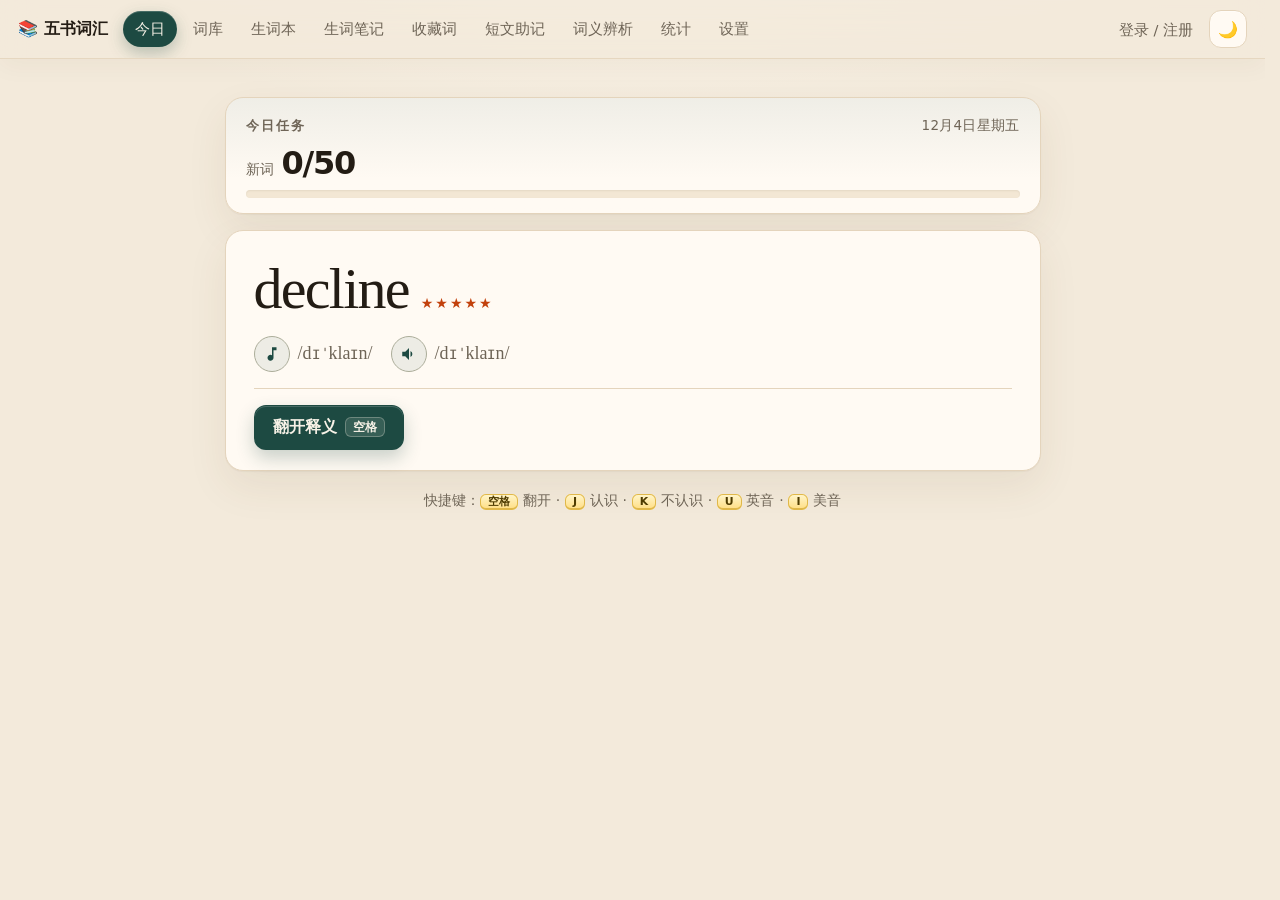
<file: index.html>
<!DOCTYPE html>
<html lang="zh-CN">
<head>
<meta charset="UTF-8">
<meta name="viewport" content="width=device-width, initial-scale=1">
<title>今日学习 · 考研五书词汇</title>
<link rel="stylesheet" href="assets/css/base.css?v=19">
<script>
addEventListener('error', function(e){
  var t = document.getElementById('v5err'); if (!t) { t = document.createElement('pre'); t.id = 'v5err';
  t.style.cssText = 'position:fixed;top:0;left:0;right:0;z-index:999;background:#fee;color:#900;font-size:12px;white-space:pre-wrap;margin:0';
  document.body.appendChild(t); }
  t.textContent += '\nERR: ' + e.message + ' @' + (e.filename||'').split('/').pop() + ':' + e.lineno;
});
addEventListener('unhandledrejection', function(e){
  var t = document.getElementById('v5err'); if (!t) { t = document.createElement('pre'); t.id = 'v5err';
  t.style.cssText = 'position:fixed;top:0;left:0;right:0;z-index:999;background:#fee;color:#900;font-size:12px;white-space:pre-wrap;margin:0';
  document.body.appendChild(t); }
  t.textContent += '\nREJ: ' + (e.reason && e.reason.message ? e.reason.message : String(e.reason));
});
</script>
</head>
<body>
<nav class="topnav">
  <a class="brand" href="index.html">📚 五书词汇</a>
  <a class="tab active" href="index.html">今日</a>
  <a class="tab" href="browse.html">词库</a>
  <a class="tab" href="wordbook.html">生词本</a>
  <a class="tab" href="notes.html">生词笔记</a>
  <a class="tab" href="favorites.html">收藏词</a>
<a class="tab" href="passages.html">短文助记</a>
  <a class="tab" href="compare.html">词义辨析</a>
  <a class="tab" href="stats.html">统计</a>
  <a class="tab" href="settings.html">设置</a>
  <span class="spacer"></span><span id="authSlot"></span>
  <button class="iconbtn" id="themeBtn" title="切换深浅色">🌙</button>
</nav>

<main>
  <section class="card" id="goalCard">
    <div style="display:flex;align-items:baseline;gap:10px">
      <h2 style="margin:0">今日任务</h2>
      <span style="margin-left:auto;color:var(--ink-2)" id="dateStr"></span>
    </div>
    <p style="margin:10px 0 8px">新词 <b id="goalNum">0/50</b>
      <span id="overgoal" hidden style="color:var(--good)">（超额 +<span id="overNum">0</span>）</span></p>
    <div class="progress"><i id="goalBar" style="width:0%"></i></div>
    <p id="dueHint" style="margin:10px 0 0;color:var(--warn);font-size:15px" hidden></p>
  </section>

  <div id="celebrate" class="card" hidden
       style="background:linear-gradient(135deg,#fff3e0,#ffe0b2);text-align:center">
    <h2 style="margin:6px 0">🎉 今日 50 词已完成！</h2>
    <p style="margin:0;color:var(--ink-2)">多背的都是净赚的，继续吧</p>
  </div>

  <section id="cardArea">
    <div class="card" id="wordCard">
      <div id="cardBody"><p style="color:var(--ink-2)">加载中…</p></div>
      <div class="card-actions" style="margin-top:16px;display:flex;gap:10px;flex-wrap:wrap">
        <button class="btn primary" id="flipBtn">翻开释义 <span class="kbd">空格</span></button>
        <button class="btn good" id="knowBtn" hidden>认识 <span class="kbd">J</span></button>
        <button class="btn bad" id="unknownBtn" hidden>不认识（入生词本） <span class="kbd">K</span></button>
      </div>
    </div>
  </section>

  <section class="card" id="emptyCard" hidden>
    <p style="text-align:center;color:var(--ink-2);margin:20px 0">今日词库已尽 —— 五书全部词条都已过目或已入本 🎓</p>
  </section>

  <p style="color:var(--ink-2);font-size:14px;text-align:center;margin-top:18px">
    快捷键：<span class="kbd">空格</span> 翻开 · <span class="kbd">J</span> 认识 · <span class="kbd">K</span> 不认识 ·
    <span class="kbd">U</span> 英音 · <span class="kbd">I</span> 美音
  </p>
</main>

<script type="module">
import { initAuthNav } from './assets/js/auth-nav.js?v=18';
import { startSync } from './assets/js/sync.js?v=19';


import { initAudio, pronounce, prefetchRealAudio } from './assets/js/audio.js?v=24';
import { initTheme, setTheme, getTheme, toast, cardFront, cardBack, bindAudioButtons } from './assets/js/ui.js?v=18';
import * as store from './assets/js/store.js?v=20';
import * as data from './assets/js/data.js?v=24';

initAuthNav(); startSync();
initTheme(); initAudio();
document.getElementById('themeBtn').textContent = getTheme() === 'dark' ? '☀️' : '🌙';
document.getElementById('themeBtn').onclick = () => {
  const next = getTheme() === 'dark' ? 'light' : 'dark';
  setTheme(next);
  document.getElementById('themeBtn').textContent = next === 'dark' ? '☀️' : '🌙';
};

const state = {
  shouldSkip: w => store.shouldSkip(w),
};
let queue = [];          // 今日候选词头
let cur = null;          // 当前词条
let curRank = 0;
let flipped = false;
let goal, added;

const $ = id => document.getElementById(id);

function refreshGoal() {
  goal = store.todayGoal();
  added = store.todayAdded();
  $('goalNum').textContent = `${Math.min(added, goal)}/${goal}`;
  const over = Math.max(0, added - goal);
  $('overgoal').hidden = !over;
  $('overNum').textContent = over;
  $('goalBar').style.width = Math.min(100, added / goal * 100) + '%';
  $('celebrate').hidden = added < goal;
}

async function refreshDue() {
  const s = store.getState();
  const due = await data.dueWords(s.words);
  if (due.length) {
    $('dueHint').hidden = false;
    $('dueHint').innerHTML = `📌 生词本有 <a href="wordbook.html">${due.length} 个词</a> 到期该复习了`;
  }
}

async function nextWord() {
  flipped = false;
  $('cardBody').innerHTML = '<p style="color:var(--ink-2)">加载中…</p>';
  $('flipBtn').hidden = false; $('knowBtn').hidden = true; $('unknownBtn').hidden = true;
  while (queue.length) {
    const w = queue.shift();
    if (store.shouldSkip(w)) continue;      // 队列推进中状态可能已变
    let e = null;
    try { e = await data.getEntry(w); } catch (err) { continue; }   // 分片拉取失败跳过该词，不让卡片卡死
    if (!e) continue;
    cur = e; curRank = data.getIndex().map[w][1];
    render();
    prefetchRealAudio(e.w);
    for (const nw of queue) {           // 队列里的下一个词提前预载，翻卡即响
      if (store.shouldSkip(nw)) continue;
      prefetchRealAudio(nw);
      break;
    }
    return;
  }
  $('cardBody').innerHTML = '';
  $('wordCard').hidden = true;
  $('emptyCard').hidden = false;
  $('flipBtn').hidden = true;
}

function render() {
  $('cardBody').innerHTML = cardFront(cur, { rank: curRank });
  $('cardBody').insertAdjacentHTML('beforeend', '<div id="backArea"></div>');
}

function flip() {
  if (!cur || flipped) return;
  flipped = true;
  $('backArea').innerHTML = cardBack(cur);
  $('flipBtn').hidden = true;
  $('knowBtn').hidden = false;
  $('unknownBtn').hidden = false;
}

function markKnow() {
  if (!cur) return;
  store.markFamiliar(cur.w);
  toast('已标记熟悉，今后不再出现');
  refreshGoal();
  nextWord();
}

function markUnknown() {
  if (!cur) return;
  const before = store.todayAdded();
  store.addWord(cur.w);
  if (store.todayAdded() > before) toast('已加入生词本，明日开始复习');
  refreshGoal();
  nextWord();
}

$('flipBtn').onclick = flip;
$('knowBtn').onclick = markKnow;
$('unknownBtn').onclick = markUnknown;

addEventListener('keydown', e => {
  if (e.repeat) return;
  if (e.code === 'Space') { e.preventDefault(); if (!flipped) flip(); }
  else if (e.key === 'j' || e.key === 'J') { if (flipped) markKnow(); }
  else if (e.key === 'k' || e.key === 'K') { if (flipped) markUnknown(); }
  else if (e.key === 'u' || e.key === 'U') { if (cur) pronounce(cur.w, 'uk'); }
  else if (e.key === 'i' || e.key === 'I') { if (cur) pronounce(cur.w, 'us'); }
});

bindAudioButtons(document, pronounce);

$('dateStr').textContent = new Date().toLocaleDateString('zh-CN', { month: 'long', day: 'numeric', weekday: 'long' });

(async function init() {
  try {
    await data.loadIndex();
  } catch (e) {
    $('cardBody').innerHTML = '<p style="color:var(--bad)">词库数据加载失败（多为网络原因），请检查网络后 <button class="btn" id="retryIdx" style="padding:4px 14px;font-size:14px">重试</button> 或刷新页面</p>';
    document.getElementById('retryIdx').onclick = () => { $('cardBody').innerHTML = '<p style="color:var(--ink-2)">加载中…</p>'; init(); };
    return;
  }
  refreshGoal();
  refreshDue();
  queue = await data.newWordCandidates(state);
  nextWord();
})();
</script>
</body>
</html>
</file>
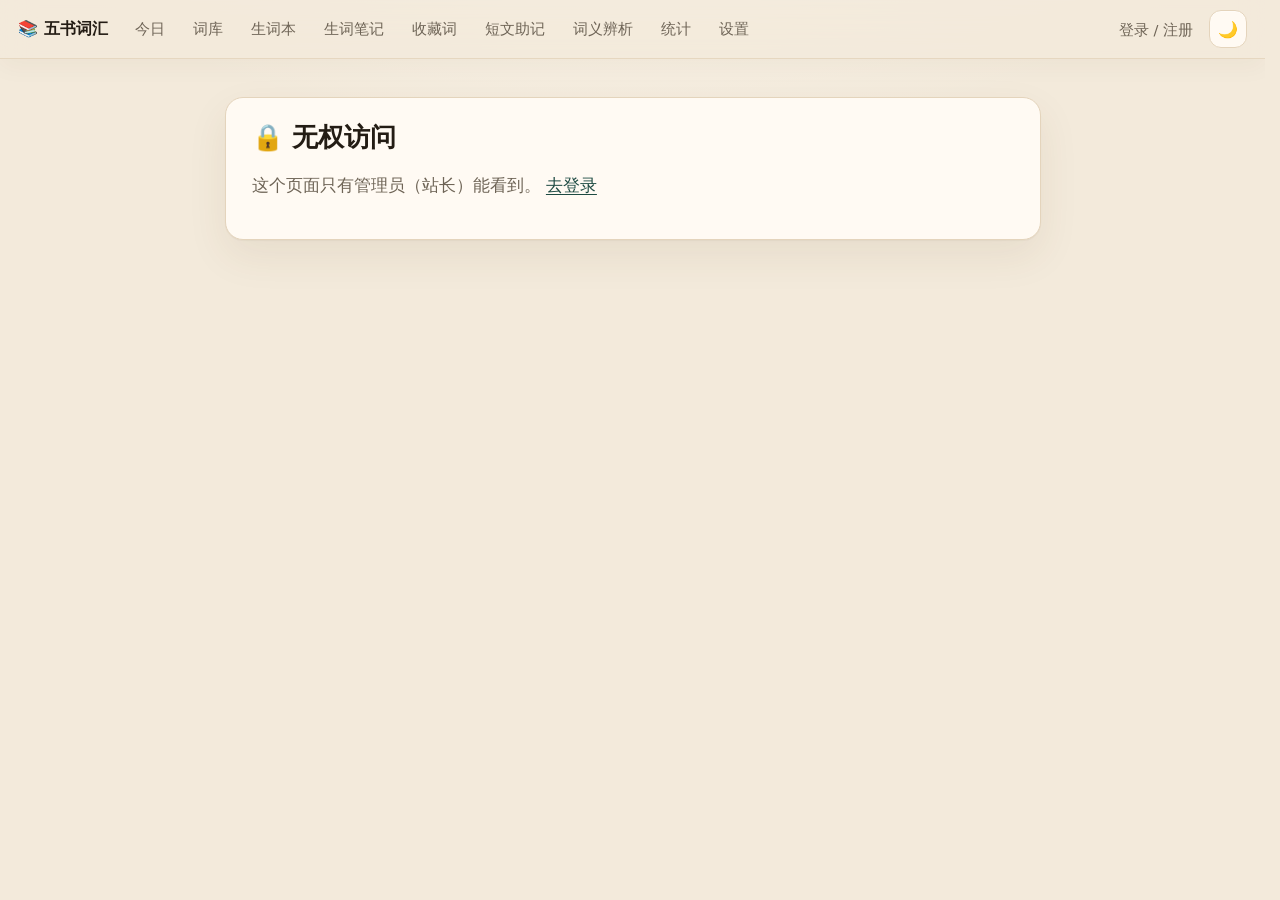
<file: admin.html>
<!DOCTYPE html>
<html lang="zh-CN">
<head>
<meta charset="UTF-8">
<meta name="viewport" content="width=device-width, initial-scale=1">
<title>账号管理 · 考研五书词汇</title>
<link rel="stylesheet" href="assets/css/base.css?v=19">
<style>
.utable { width:100%; border-collapse:collapse; font-size:15px; }
.utable th, .utable td { text-align:left; padding:10px 10px; border-bottom:1px solid var(--line); vertical-align:top; }
.utable th { color:var(--ink-2); font-weight:600; font-size:13px; letter-spacing:1px; }
.utable td .num { font-weight:700; }
.utable tr.me { background:color-mix(in srgb, var(--accent) 8%, transparent); }
.utable .ops { display:flex; gap:6px; flex-wrap:wrap; }
.utable .ops .btn { padding:5px 10px; font-size:13px; }
.banned { color:var(--bad); font-weight:600; }
.small { color:var(--ink-2); font-size:13px; }
@media (max-width:640px) {
  .utable th:nth-child(6), .utable td:nth-child(6) { display:none; }
}
</style>
</head>
<body>
<nav class="topnav">
  <a class="brand" href="index.html">📚 五书词汇</a>
  <a class="tab" href="index.html">今日</a>
  <a class="tab" href="browse.html">词库</a>
  <a class="tab" href="wordbook.html">生词本</a>
  <a class="tab" href="notes.html">生词笔记</a>
  <a class="tab" href="favorites.html">收藏词</a>
<a class="tab" href="passages.html">短文助记</a>
  <a class="tab" href="compare.html">词义辨析</a>
  <a class="tab" href="stats.html">统计</a>
  <a class="tab" href="settings.html">设置</a>
  <span class="spacer"></span>
  <span id="authSlot"></span>
  <button class="iconbtn" id="themeBtn" title="切换深浅色">🌙</button>
</nav>

<main>
  <div id="denied" class="card" hidden>
    <h2 style="margin:0 0 8px">🔒 无权访问</h2>
    <p style="color:var(--ink-2)">这个页面只有管理员（站长）能看到。
      <a href="login.html">去登录</a></p>
  </div>

  <div id="panel" hidden>
    <div class="card">
      <h2 style="margin:0 0 4px">👑 账号管理</h2>
      <p class="small" style="margin:0">只有你（管理员）能打开本页。可以查看每个账号的学习进度、禁用捣乱账号、重置某人的学习数据。
        密码由 Supabase 加密保管，任何人（包括你）都看不到明文。</p>
    </div>

    <div class="card">
      <div id="tblWrap" style="overflow-x:auto"><p class="small">加载中…</p></div>
    </div>
  </div>
</main>

<script type="module">
import { initTheme, setTheme, getTheme, toast, esc, fmtDate } from './assets/js/ui.js?v=18';
import { initAuthNav } from './assets/js/auth-nav.js?v=18';
import { cloudEnabled, getUser, getProfile, client } from './assets/js/auth.js?v=18';

initTheme();
initAuthNav();
const $ = id => document.getElementById(id);
$('themeBtn').textContent = getTheme() === 'dark' ? '☀️' : '🌙';
$('themeBtn').onclick = () => {
  const next = getTheme() === 'dark' ? 'light' : 'dark';
  setTheme(next);
  $('themeBtn').textContent = next === 'dark' ? '☀️' : '🌙';
};

let profiles = [], udata = new Map(), myId = null;

async function loadAll() {
  const sb = client();
  const [{ data: ps, error: e1 }, { data: us, error: e2 }] = await Promise.all([
    sb.from('profiles').select('*').order('created_at'),
    sb.from('user_data').select('user_id, updated_at, data'),
  ]);
  if (e1 || e2) { toast('读取失败：' + (e1?.message || e2?.message)); return false; }
  profiles = ps || [];
  udata = new Map((us || []).map(r => [r.user_id, r]));
  return true;
}

function statsOf(uid) {
  const row = udata.get(uid);
  if (!row?.data) return { learning: 0, grad: 0, fam: 0, sync: null };
  const d = row.data;
  return {
    learning: Object.keys(d.words || {}).length,
    grad: Object.keys(d.graduated || {}).length,
    fam: Object.keys(d.familiar || {}).length,
    sync: row.updated_at,
  };
}

function render() {
  const rows = profiles.map(p => {
    const st = statsOf(p.id);
    const me = p.id === myId;
    return `<tr class="${me ? 'me' : ''}">
      <td>${esc(p.nickname || '—')}${me ? ' <span class="small">（我）</span>' : ''}</td>
      <td>${esc(p.email || '—')}</td>
      <td>${p.is_admin ? '👑' : ''}${p.banned ? ' <span class="banned">已禁用</span>' : ''}</td>
      <td><span class="num">${st.learning}</span> 生词 · <span class="num">${st.grad}</span> 毕业 · <span class="num">${st.fam}</span> 熟悉</td>
      <td>${st.sync ? new Date(st.sync).toLocaleString('zh-CN', { month: 'numeric', day: 'numeric', hour: '2-digit', minute: '2-digit' }) : '<span class="small">从未同步</span>'}</td>
      <td>${p.created_at ? new Date(p.created_at).toLocaleDateString('zh-CN') : '—'}</td>
      <td><div class="ops">
        <button class="btn" data-ban="${p.id}" data-to="${p.banned ? '0' : '1'}">${p.banned ? '解禁' : '禁用'}</button>
        <button class="btn" data-reset="${p.id}" style="color:var(--bad)">重置进度</button>
      </div></td>
    </tr>`;
  }).join('');
  $('tblWrap').innerHTML = `<table class="utable">
    <thead><tr><th>昵称</th><th>邮箱</th><th>身份</th><th>学习进度</th><th>最近云同步</th><th>注册</th><th>操作</th></tr></thead>
    <tbody>${rows || '<tr><td colspan="7" class="small">还没有任何注册用户</td></tr>'}</tbody></table>
    <p class="small" style="margin-top:10px">· 「禁用」后对方登录会被拒绝，数据保留；「重置进度」清空对方的生词本与复习记录（不可恢复）。<br>
    · 彻底删除账号：Supabase 控制台 → Authentication → Users → 删除用户。</p>`;

  $('tblWrap').querySelectorAll('[data-ban]').forEach(b => b.onclick = () => toggleBan(b.dataset.ban, b.dataset.to === '1'));
  $('tblWrap').querySelectorAll('[data-reset]').forEach(b => b.onclick = () => resetData(b.dataset.reset));
}

async function toggleBan(id, ban) {
  const p = profiles.find(x => x.id === id);
  if (!confirm(`确定${ban ? '禁用' : '解禁'}账号「${p?.nickname || p?.email}」？`)) return;
  const { error } = await client().from('profiles').update({ banned: ban }).eq('id', id);
  if (error) { toast('操作失败：' + error.message); return; }
  await loadAll(); render();
  toast(ban ? '已禁用' : '已解禁');
}

async function resetData(id) {
  const p = profiles.find(x => x.id === id);
  if (!confirm(`确定清空「${p?.nickname || p?.email}」的全部学习数据？不可恢复！`)) return;
  if (!confirm('再次确认：真的要清空吗？')) return;
  const { error } = await client().from('user_data').delete().eq('user_id', id);
  if (error) { toast('操作失败：' + error.message); return; }
  await loadAll(); render();
  toast('该用户的学习数据已清空');
}

(async function init() {
  if (!cloudEnabled) { $('denied').hidden = false; return; }
  const u = await getUser();
  if (!u) { $('denied').hidden = false; return; }
  const p = await getProfile();
  if (!p?.is_admin) { $('denied').hidden = false; return; }
  myId = u.id;
  if (await loadAll()) render();
  $('denied').hidden = true;
  $('panel').hidden = false;
})();
</script>
</body>
</html>
</file>
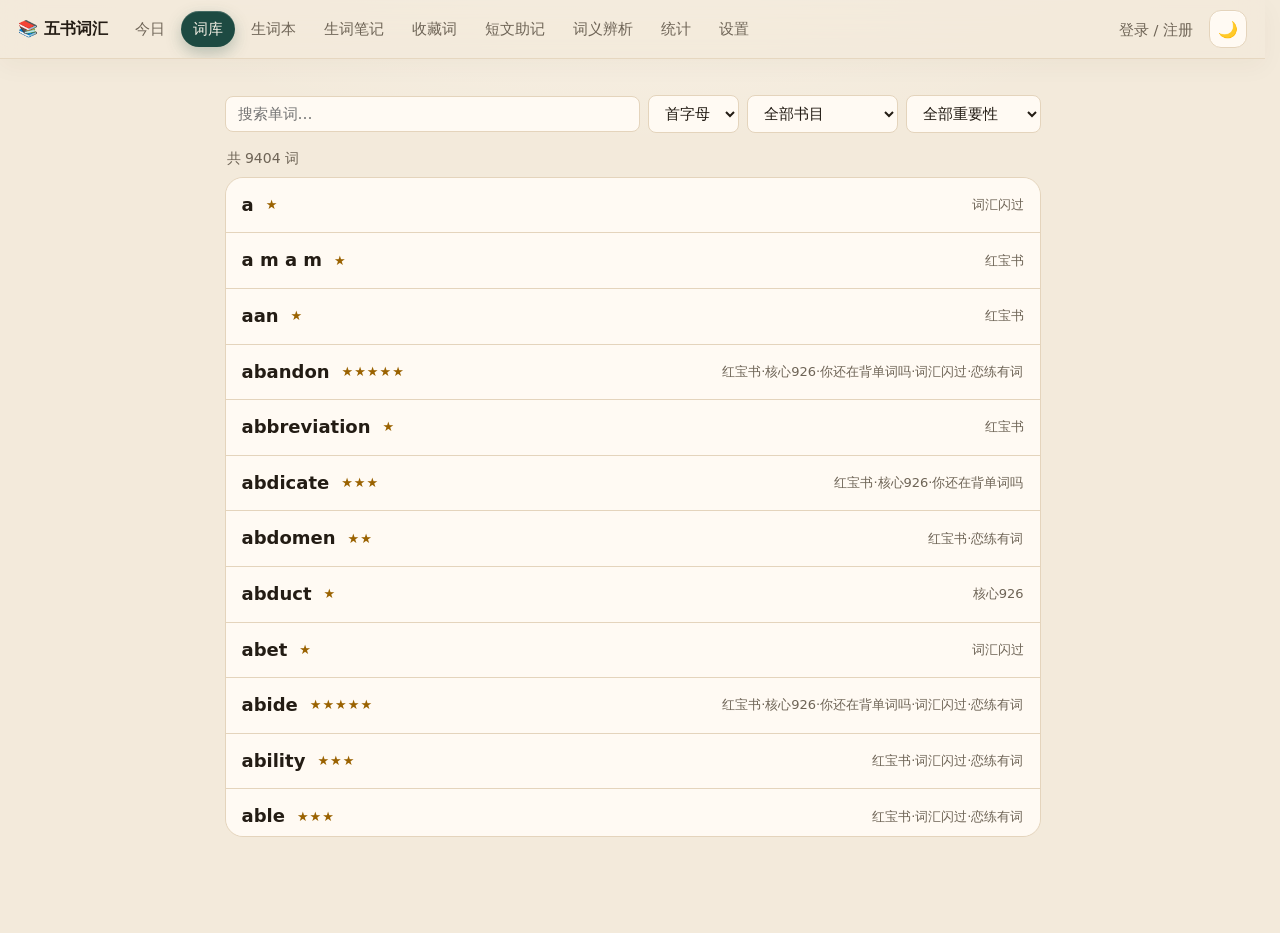
<file: browse.html>
<!DOCTYPE html>
<html lang="zh-CN">
<head>
<meta charset="UTF-8">
<meta name="viewport" content="width=device-width, initial-scale=1">
<title>词库浏览 · 考研五书词汇</title>
<link rel="stylesheet" href="assets/css/base.css?v=19">
<script>
addEventListener('error', function(e){
  var t = document.getElementById('v5err'); if (!t) { t = document.createElement('pre'); t.id = 'v5err';
  t.style.cssText = 'position:fixed;top:0;left:0;right:0;z-index:999;background:#fee;color:#900;font-size:12px;white-space:pre-wrap;margin:0';
  document.body.appendChild(t); }
  t.textContent += '\nERR: ' + e.message + ' @' + (e.filename||'').split('/').pop() + ':' + e.lineno;
});
addEventListener('unhandledrejection', function(e){
  var t = document.getElementById('v5err'); if (!t) { t = document.createElement('pre'); t.id = 'v5err';
  t.style.cssText = 'position:fixed;top:0;left:0;right:0;z-index:999;background:#fee;color:#900;font-size:12px;white-space:pre-wrap;margin:0';
  document.body.appendChild(t); }
  t.textContent += '\nREJ: ' + (e.reason && e.reason.message ? e.reason.message : String(e.reason));
});
</script>
<style>
.filters { display:flex; gap:8px; flex-wrap:wrap; margin:14px 0; align-items:center; }
.filters select, .filters input {
  padding:8px 12px; border-radius:8px; border:1px solid var(--line);
  background:var(--bg-card); color:var(--ink); font-size:15px;
}
.filters input[type=search] { flex:1; min-width:160px; }
.count-hint { color:var(--ink-2); font-size:14px; margin:6px 2px; }
#viewport { position:relative; height: calc(100vh - 240px); min-height:400px; overflow-y:auto; border:1px solid var(--line); border-radius:var(--radius); background:var(--bg-card); }
#rows { position:absolute; top:0; left:0; right:0; }
.row { display:flex; align-items:center; gap:12px; padding:12px 16px; border-bottom:1px solid var(--line); cursor:pointer; }
.row:hover { background:var(--bg-inset); }
.row .w { font-weight:600; font-size:18px; }
.row .stars { color:var(--warn); font-size:13px; letter-spacing:1px; }
.row .meta { margin-left:auto; color:var(--ink-2); font-size:13px; }
.detail { padding:8px 20px 18px; border-bottom:1px solid var(--line); background:var(--bg-inset); }
</style>
</head>
<body>
<nav class="topnav">
  <a class="brand" href="index.html">📚 五书词汇</a>
  <a class="tab" href="index.html">今日</a>
  <a class="tab active" href="browse.html">词库</a>
  <a class="tab" href="wordbook.html">生词本</a>
  <a class="tab" href="notes.html">生词笔记</a>
  <a class="tab" href="favorites.html">收藏词</a>
<a class="tab" href="passages.html">短文助记</a>
  <a class="tab" href="compare.html">词义辨析</a>
  <a class="tab" href="stats.html">统计</a>
  <a class="tab" href="settings.html">设置</a>
  <span class="spacer"></span><span id="authSlot"></span>
  <button class="iconbtn" id="themeBtn" title="切换深浅色">🌙</button>
</nav>

<main>
  <div class="filters">
    <input type="search" id="q" placeholder="搜索单词…" aria-label="搜索">
    <select id="letter"><option value="">首字母</option></select>
    <select id="book">
      <option value="">全部书目</option>
      <option value="hbs">红宝书</option><option value="slp926">核心926</option>
      <option value="lxy">你还在背单词吗</option><option value="sg">词汇闪过</option>
      <option value="llyc">恋练有词</option>
    </select>
    <select id="minrank">
      <option value="1">全部重要性</option><option value="2">★★ 以上</option>
      <option value="3">★★★ 以上</option><option value="4">★★★★ 以上</option>
      <option value="5">五书齐收</option>
    </select>
  </div>
  <p class="count-hint" id="hint">加载中…</p>
  <div id="viewport"><div id="spacer" class="spacer"></div><div id="rows"></div></div>
</main>

<script type="module">
import { initAuthNav } from './assets/js/auth-nav.js?v=18';
import { startSync } from './assets/js/sync.js?v=19';


import { initTheme, setTheme, getTheme, cardFront, cardBack, bindAudioButtons, esc } from './assets/js/ui.js?v=18';
import { initAudio, pronounce, prefetchRealAudio } from './assets/js/audio.js?v=24';
import * as data from './assets/js/data.js?v=24';
import * as store from './assets/js/store.js?v=20';

initAuthNav(); startSync();
initTheme(); initAudio();
document.getElementById('themeBtn').textContent = getTheme() === 'dark' ? '☀️' : '🌙';
document.getElementById('themeBtn').onclick = () => {
  const next = getTheme() === 'dark' ? 'light' : 'dark';
  setTheme(next);
  document.getElementById('themeBtn').textContent = next === 'dark' ? '☀️' : '🌙';
};

const $ = id => document.getElementById(id);
let ROW_H = 49;             // 首次渲染后按真实行高校准（样式改动不再导致尾部滚不到）
let list = [];            // 过滤后的 [w, rank, mask]
let expanded = null;      // 展开的词头
let chunkPromises = new Map();

function calibrateRowH() {
  const row = document.querySelector('.row');
  if (row && row.offsetHeight > 20) {
    const h = row.offsetHeight;
    if (h !== ROW_H) { ROW_H = h; $('spacer').style.height = list.length * ROW_H + 'px'; renderWindow(false); }
  }
}

// 首字母选项
for (const L of 'abcdefghijklmnopqrstuvwxyz') {
  const o = document.createElement('option'); o.value = L; o.textContent = L.toUpperCase();
  $('letter').appendChild(o);
}

function refilter() {
  expanded = null;
  list = data.browseList({
    letter: $('letter').value || null,
    book: $('book').value || null,
    minRank: +$('minrank').value,
    q: $('q').value,
  });
  $('hint').textContent = `共 ${list.length} 词`;
  $('spacer').style.height = list.length * ROW_H + 'px';
  $('rows').innerHTML = '';
  renderWindow(true);
}

async function getEntryCached(w) {
  const m = data.getIndex().map[w];
  if (!m) return null;
  if (!chunkPromises.has(m[0])) chunkPromises.set(m[0], data.loadChunk(m[0]));
  const chunk = await chunkPromises.get(m[0]);
  return chunk.words[w];
}

function renderWindow(force) {
  const vp = $('viewport');
  if (force) vp.scrollTop = 0;
  const top = Math.max(0, vp.scrollTop - 400);
  const bottom = vp.scrollTop + vp.clientHeight + 400;
  const i0 = Math.floor(top / ROW_H), i1 = Math.min(list.length, Math.ceil(bottom / ROW_H));
  const rows = $('rows');
  rows.style.transform = `translateY(${i0 * ROW_H}px)`;
  let html = '';
  for (let i = i0; i < i1; i++) {
    const [w, rank, mask] = list[i];
    const skip = store.shouldSkip(w);
    const we = esc(w);
    html += `<div class="row" data-w="${we}" data-i="${i}">
      <span class="w">${we}${skip ? ' <span style="font-size:12px;color:var(--good)">✓在本/熟悉</span>' : ''}</span>
      <span class="stars">${'★'.repeat(rank)}</span>
      <span class="meta">${data.maskToBooks(mask).map(b => data.BOOK_NAMES[b]).join('·')}</span>
    </div>`;
    if (expanded === w) html += `<div class="detail" data-detail="${we}"><p style="color:var(--ink-2)">加载中…</p></div>`;
  }
  rows.innerHTML = html;
  requestAnimationFrame(calibrateRowH);
  if (expanded) loadDetail(expanded);
}

async function loadDetail(w) {
  const el = document.querySelector(`[data-detail="${w}"]`);
  if (!el) return;
  const e = await getEntryCached(w);
  if (!e || expanded !== w) return;
  el.innerHTML = cardFront(e, { rank: data.getIndex().map[w][1] }) + cardBack(e);
  prefetchRealAudio(w);
}

$('viewport').addEventListener('scroll', () => renderWindow(false));
$('viewport').addEventListener('click', e => {
  const row = e.target.closest('.row');
  if (!row) return;
  const w = row.dataset.w;
  expanded = expanded === w ? null : w;
  renderWindow(false);
});
bindAudioButtons(document, pronounce);

let t = 0;
$('q').addEventListener('input', () => { clearTimeout(t); t = setTimeout(refilter, 200); });
$('letter').onchange = refilter;
$('book').onchange = refilter;
$('minrank').onchange = refilter;

(async function init() {
  try {
    await data.loadIndex();
  } catch (e) {
    $('hint').innerHTML = '词库数据加载失败（多为网络原因）。<button class="btn" id="retryIdx" style="padding:4px 14px;font-size:14px">点此重试</button> 或稍后刷新；也可用镜像地址 cdn.jsdelivr.net/gh/jlshdsdk/kaoyan-vocab5@main/';
    document.getElementById('retryIdx').onclick = () => { $('hint').textContent = '加载中…'; init(); };
    return;
  }
  refilter();
})();
</script>
</body>
</html>
</file>
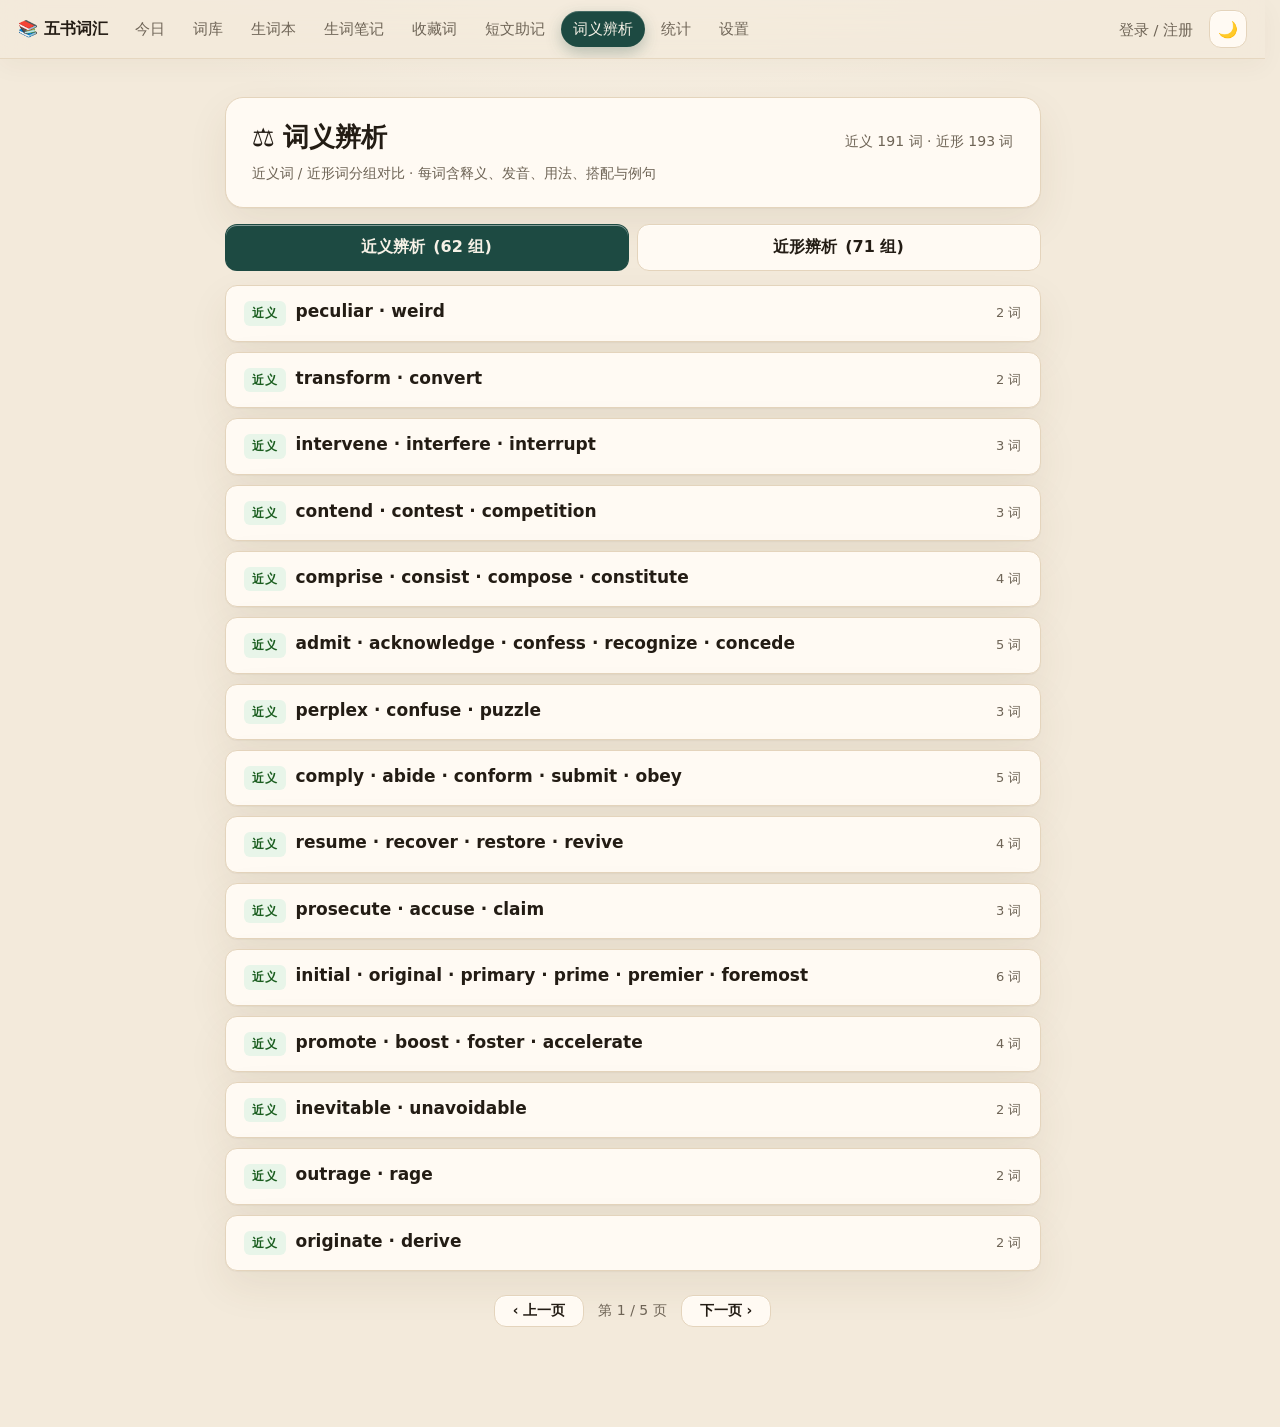
<file: compare.html>
<!DOCTYPE html>
<html lang="zh-CN">
<head>
<meta charset="UTF-8">
<meta name="viewport" content="width=device-width, initial-scale=1">
<title>词义辨析 · 考研五书词汇</title>
<link rel="stylesheet" href="assets/css/base.css?v=19">
<style>
/* 板块切换：近义 / 近形 */
.seg2 { display: flex; gap: 8px; margin: 14px 0; flex-wrap: wrap; }
.seg2 .btn { flex: 1; min-width: 140px; padding: 12px 16px; font-size: 16px; }
.seg2 .btn.on { background: var(--accent); color: var(--accent-ink); border-color: transparent; }

/* 对比组卡片：可折叠式（details/summary），每页 15 组超出翻页 */
html { interpolate-size: allow-keywords; }   /* 支持的浏览器：height auto 平滑过渡，展开不跳 */
.cgroup { border: 1px solid var(--line); border-radius: 12px; background: var(--bg-card); margin: 10px 0; box-shadow: var(--shadow); overflow: hidden; }
.cgroup > summary { cursor: pointer; user-select: none; list-style: none; }
.cgroup > summary::-webkit-details-marker { display: none; }
.cgroup > summary::marker { content: ''; }
.cgroup > summary:hover { background: var(--bg-inset); }
/* 组头边框常驻透明（收起/展开零高度差，消除 1px 抖动） */
.cgroup > summary .cg-head { padding: 14px 18px; border-bottom: 1px solid transparent; }
.cgroup[open] > summary .cg-head { border-bottom-color: var(--line); }
/* 展开高度动画：不支持 ::details-content / interpolate-size 的浏览器自动退化为瞬时展开（无回归） */
.cgroup::details-content { block-size: 0; overflow: hidden; transition: block-size .28s ease; }
.cgroup[open]::details-content { block-size: auto; }
.cg-body { padding: 0 0 2px; }
.pgr { display: flex; align-items: center; justify-content: center; gap: 14px; padding: 14px 0 4px; }
.pgr .btn { padding: 6px 18px; font-size: 14px; }
.pginfo { color: var(--ink-2); font-size: 14px; white-space: nowrap; }
.cg-head { display: flex; align-items: baseline; gap: 10px; flex-wrap: wrap; padding: 14px 18px 10px; border-bottom: 1px solid var(--line); }
.cg-head h3 { margin: 0; font-size: 17px; flex: 1 1 0; min-width: 0; }
.cg-tag { font-size: 12px; font-weight: 700; border-radius: 6px; padding: 2px 8px; letter-spacing: 1px; white-space: nowrap; }
.cg-tag.syn { color: #1b5e20; background: #e8f5e9; }
.cg-tag.form { color: #b26a00; background: #fff3e0; }
:root[data-theme=dark] .cg-tag.syn, .dark .cg-tag.syn { color: #a5d6a7; background: rgba(76,175,80,.15); }
:root[data-theme=dark] .cg-tag.form, .dark .cg-tag.form { color: #ffcc80; background: rgba(255,152,0,.15); }
.cg-meta { margin-left: auto; color: var(--ink-2); font-size: 13px; white-space: nowrap; }

/* 词列 */
.cg-grid { display: grid; grid-template-columns: repeat(auto-fit, minmax(250px, 1fr)); gap: 10px; padding: 12px 16px 4px; }
.cw { border: 1px solid var(--line); border-radius: 10px; padding: 12px 14px; background: var(--bg-inset); }
.cw-top { display: flex; align-items: baseline; gap: 8px; }
.cw-w { font-size: 19px; }
.cw-rank { font-size: 12px; color: var(--warn); letter-spacing: 1px; margin-left: auto; white-space: nowrap; }
.cw .phon-row { margin: 6px 0 4px; gap: 14px; }
.acc { font-style: normal; font-size: 11px; color: var(--accent); border: 1px solid var(--line); border-radius: 4px; padding: 0 4px; }
.cw-gloss { font-size: 14.5px; margin: 4px 0 0; }
.cw-gloss i { color: var(--ink-2); }
.cw-usage { margin-top: 7px; font-size: 13.5px; color: var(--ink-2); }
.cw-usage b { color: var(--ink); font-weight: 600; }
.cw-ph { margin: 7px 0 0; padding: 0; list-style: none; font-size: 13.5px; color: var(--ink-2); }
.cw-ph li { margin: 3px 0; }
.cw-ex { margin-top: 8px; padding-top: 8px; border-top: 1px dashed var(--line); }
.cw-ex .en { margin: 0; font-size: 13.5px; line-height: 1.6; }
.cw-ex .zh { margin: 2px 0 0; font-size: 13px; color: var(--ink-2); }
.cg-memo { margin: 8px 18px 14px; padding: 10px 14px; border: 1px dashed var(--accent); border-radius: 10px; background: var(--bg-inset); color: var(--warn); font-size: 13.5px; line-height: 1.7; }
</style>
</head>
<body>
<nav class="topnav">
  <a class="brand" href="index.html">📚 五书词汇</a>
  <a class="tab" href="index.html">今日</a>
  <a class="tab" href="browse.html">词库</a>
  <a class="tab" href="wordbook.html">生词本</a>
  <a class="tab" href="notes.html">生词笔记</a>
  <a class="tab" href="favorites.html">收藏词</a>
<a class="tab" href="passages.html">短文助记</a>
  <a class="tab active" href="compare.html">词义辨析</a>
  <a class="tab" href="stats.html">统计</a>
  <a class="tab" href="settings.html">设置</a>
  <span class="spacer"></span><span id="authSlot"></span>
  <button class="iconbtn" id="themeBtn" title="切换深浅色">🌙</button>
</nav>

<main>
  <div class="card">
    <div style="display:flex;align-items:baseline;gap:10px;flex-wrap:wrap">
      <h2 style="margin:0">⚖️ 词义辨析</h2>
      <span id="cpSummary" style="margin-left:auto;color:var(--ink-2);font-size:14px"></span>
    </div>
    <p style="color:var(--ink-2);font-size:13.5px;margin:8px 0 0">近义词 / 近形词分组对比 · 每词含释义、发音、用法、搭配与例句</p>
  </div>

  <div class="seg2">
    <button class="btn on" id="tabSyn">近义辨析 <span id="synCount"></span></button>
    <button class="btn" id="tabForm">近形辨析 <span id="formCount"></span></button>
  </div>

  <div id="cpBody"><p style="color:var(--ink-2)">加载中…</p></div>
</main>

<script type="module">
import { initAuthNav } from './assets/js/auth-nav.js?v=18';
import { startSync } from './assets/js/sync.js?v=19';
import { initTheme, setTheme, getTheme, icon, bindAudioButtons } from './assets/js/ui.js?v=18';
import { initAudio, pronounce, prefetchRealAudio } from './assets/js/audio.js?v=24';

initAuthNav(); startSync();
initTheme(); initAudio();
document.getElementById('themeBtn').textContent = getTheme() === 'dark' ? '☀️' : '🌙';
document.getElementById('themeBtn').onclick = () => {
  const next = getTheme() === 'dark' ? 'light' : 'dark';
  setTheme(next);
  document.getElementById('themeBtn').textContent = next === 'dark' ? '☀️' : '🌙';
};
const $ = id => document.getElementById(id);

function esc(s) { return String(s).replace(/[&<>"']/g, c => ({'&':'&amp;','<':'&lt;','>':'&gt;','"':'&quot;',"'":'&#39;'}[c])); }

let groups = { syn: [], form: [] };
let pane = 'syn';
const PAGE = 15;                                   // 每页 15 组，超出自动翻页（近义/近形各自独立页码）
const pgState = { syn: 0, form: 0 };               // 各板块当前页码

function wordCol(w) {
  const ph = w.ph || {};
  return `<div class="cw">
    <div class="cw-top"><b class="cw-w">${esc(w.w)}</b>${w.rank ? `<span class="cw-rank">${'★'.repeat(w.rank)}</span>` : ''}</div>
    <div class="phon-row">
      ${ph.uk ? `<span class="phon"><button class="btn-audio" data-acc="uk" data-w="${esc(w.w)}" aria-label="${esc(w.w)} 英音">${icon('uk')}</button><span class="ph-text">/${esc(ph.uk)}/</span><i class="acc">英</i></span>` : ''}
      ${ph.us ? `<span class="phon"><button class="btn-audio" data-acc="us" data-w="${esc(w.w)}" aria-label="${esc(w.w)} 美音">${icon('us')}</button><span class="ph-text">/${esc(ph.us)}/</span><i class="acc">美</i></span>` : ''}
    </div>
    <div class="cw-gloss"><i>${esc(w.pos || '')}</i> ${esc(w.gloss || '')}</div>
    ${w.usage ? `<div class="cw-usage"><b>用法</b> ${esc(w.usage)}</div>` : ''}
    ${(w.phrases && w.phrases.length) ? `<ul class="cw-ph">${w.phrases.map(p => `<li>▸ ${esc(p)}</li>`).join('')}</ul>` : ''}
    ${(w.ex && w.ex.length) ? `<div class="cw-ex">${w.ex.map(x => `<p class="en">${esc(x.en)}</p><p class="zh">${esc(x.zh)}</p>`).join('')}</div>` : ''}
  </div>`;
}

function groupCard(g, tag) {
  const words = g.words || [];
  return `<details class="cgroup" data-idx="${esc(String(g._idx))}">
    <summary>
      <div class="cg-head">
        <span class="cg-tag ${tag}">${tag === 'syn' ? '近义' : '近形'}</span>
        <h3>${esc(g.title || words.map(x => x.w).join(' · '))}</h3>
        <span class="cg-meta">${words.length} 词</span>
      </div>
    </summary>
    <div class="cg-body">
      <div class="cg-grid">${words.map(wordCol).join('')}</div>
      ${g.memo ? `<div class="cg-memo">💡 ${esc(g.memo)}</div>` : ''}
    </div>
  </details>`;
}

function pagerHTML(cur, total) {
  if (total <= 1) return '';
  return `<div class="pgr">
    <button class="btn pgbtn" data-pg="${cur - 1}" ${cur === 0 ? 'disabled' : ''}>‹ 上一页</button>
    <span class="pginfo">第 ${cur + 1} / ${total} 页</span>
    <button class="btn pgbtn" data-pg="${cur + 1}" ${cur === total - 1 ? 'disabled' : ''}>下一页 ›</button>
  </div>`;
}

function render() {
  const list = groups[pane] || [];
  const total = Math.max(1, Math.ceil(list.length / PAGE));
  if (pgState[pane] >= total) pgState[pane] = 0;
  const cur = pgState[pane];
  const slice = list.slice(cur * PAGE, cur * PAGE + PAGE).map((g, i) => ({ ...g, _idx: cur * PAGE + i }));
  $('tabSyn').classList.toggle('on', pane === 'syn');
  $('tabForm').classList.toggle('on', pane === 'form');
  $('cpBody').innerHTML = slice.length
    ? slice.map(g => groupCard(g, pane)).join('') + pagerHTML(cur, total)
    : `<div class="card"><p style="color:var(--ink-2);margin:6px 0">「${pane === 'syn' ? '近义' : '近形'}」板块还没有内容</p></div>`;
  // 预取用户手动展开的组的真人音频（默认全部折叠，不预取）
  for (const d of document.querySelectorAll('details.cgroup[open]')) {
    const g = slice[+d.dataset.idx - cur * PAGE];
    for (const w of ((g && g.words) || [])) prefetchRealAudio(w.w);
  }
}

async function load() {
  let j = null;
  const v = Date.now();   // 每次加载都取新（同日多次推送不再命中 CDN 旧缓存）   // 日期版缓存击穿
  try { const r = await fetch(`data/compare.json?v=${v}`); if (r.ok) j = await r.json(); } catch (e) {}
  groups = { syn: (j && j.syn) || [], form: (j && j.form) || [] };
  const nSyn = groups.syn.reduce((n, g) => n + (g.words || []).length, 0);
  const nForm = groups.form.reduce((n, g) => n + (g.words || []).length, 0);
  $('synCount').textContent = groups.syn.length ? `(${groups.syn.length} 组)` : '';
  $('formCount').textContent = groups.form.length ? `(${groups.form.length} 组)` : '';
  $('cpSummary').textContent = `近义 ${nSyn} 词 · 近形 ${nForm} 词`;
  render();
}

$('tabSyn').onclick = () => { pane = 'syn'; render(); };
$('tabForm').onclick = () => { pane = 'form'; render(); };

// 翻页与展开：事件委托
$('cpBody').addEventListener('click', e => {
  const btn = e.target.closest('.pgbtn');
  if (btn && !btn.disabled) {
    const next = Number(btn.dataset.pg);
    if (!Number.isNaN(next) && next >= 0) { pgState[pane] = next; render(); }
  }
});
$('cpBody').addEventListener('toggle', e => {
  const d = e.target;
  if (!d.matches || !d.matches('details.cgroup') || !d.open) return;
  const list = groups[pane] || [];
  const g = list[+d.dataset.idx];
  for (const w of ((g && g.words) || [])) prefetchRealAudio(w.w);
}, true);   // toggle 不冒泡，用捕获

bindAudioButtons(document, pronounce);
load();
</script>
</body>
</html>
</file>
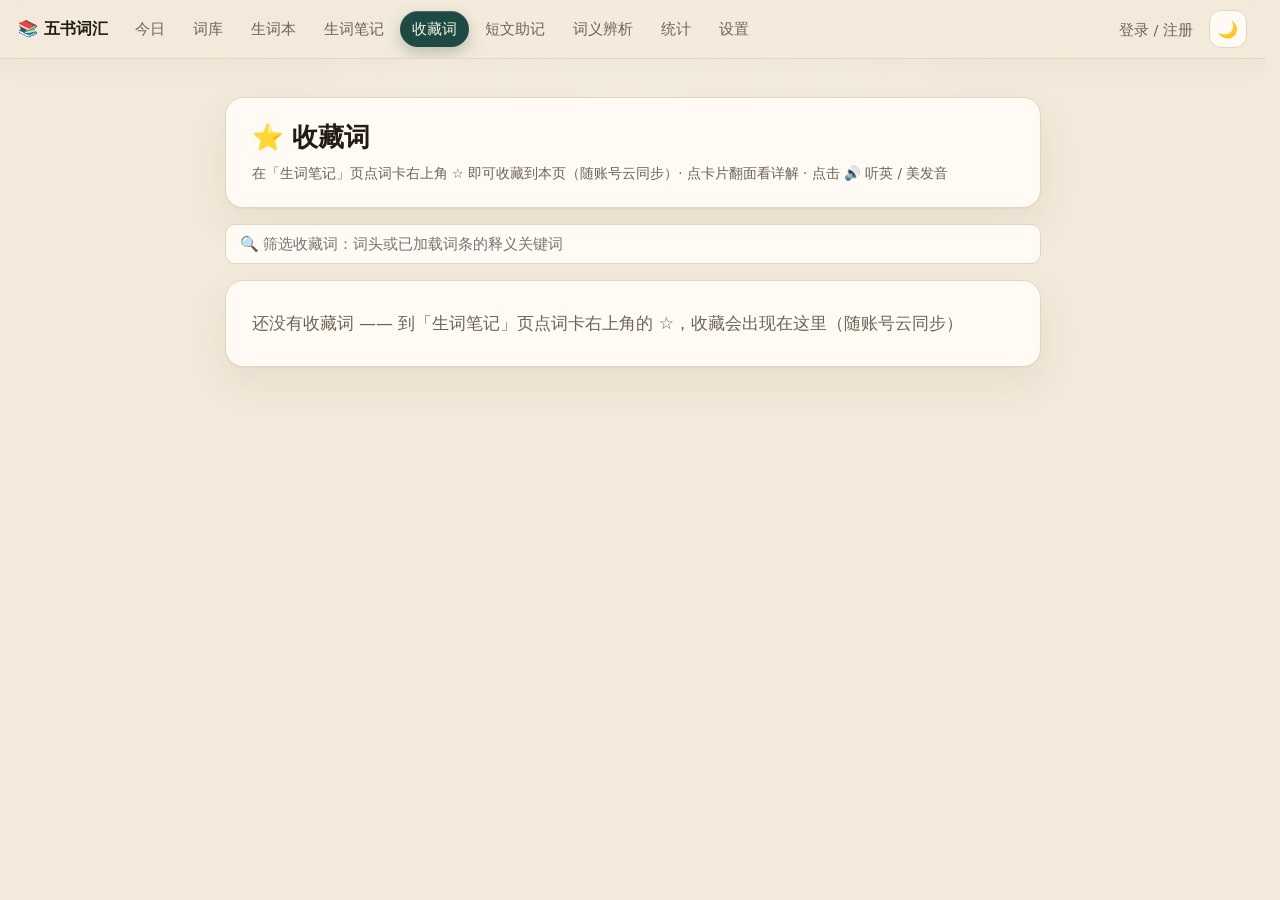
<file: favorites.html>
<!DOCTYPE html>
<html lang="zh-CN">
<head>
<meta charset="UTF-8">
<meta name="viewport" content="width=device-width, initial-scale=1">
<title>收藏词 · 考研五书词汇</title>
<link rel="stylesheet" href="assets/css/base.css?v=19">
<style>
/* 收藏词页：紧凑词条卡（单词+词性+发音），点击 3D 翻面查详解；一行 2 词、每页 20 词分页。
 * 背面绝对定位覆盖正面，翻面零布局位移；详解在背面内滚动。 */
.favsearch { margin: 14px 0 4px; }
.favsearch input { width: 100%; box-sizing: border-box; padding: 10px 14px; border: 1px solid var(--line); border-radius: 10px; background: var(--bg-card); color: var(--ink); font-size: 15px; outline: none; }
.favsearch input:focus { border-color: var(--accent); }
.favgrid { display: grid; grid-template-columns: repeat(2, 1fr); gap: 12px; margin-top: 12px; }
@media (max-width: 640px) { .favgrid { grid-template-columns: 1fr; } }
.favcell { perspective: 1400px; }
.favflip { position: relative; height: 100%; transform-style: preserve-3d; transition: transform .45s cubic-bezier(.2,.7,.3,1); cursor: pointer; }
.favflip.flipped { transform: rotateY(180deg); }
.favface { backface-visibility: hidden; -webkit-backface-visibility: hidden; }
/* 正面：与旧版紧凑卡同款；统一最小高度让全网格词卡大小一致，内容垂直居中 */
.favfront { height: 100%; box-sizing: border-box; border: 1px solid var(--line); border-radius: 12px; background: var(--bg-card); padding: 12px 14px; box-shadow: var(--shadow); display: flex; flex-direction: column; justify-content: center; min-height: 140px; }
.favflip:hover .favfront { border-color: var(--accent); }
.favhead { display: flex; align-items: center; gap: 8px; }
.favhead .favdel { margin-left: auto; }
.favsub { display: flex; align-items: center; gap: 10px; flex-wrap: wrap; margin-top: 3px; }
.favword { font-size: 21px; font-weight: 700; overflow-wrap: anywhere; }
.favpos { color: var(--accent); font-size: 13px; font-weight: 700; white-space: nowrap; }
.phonics { display: inline-flex; align-items: center; gap: 12px; flex-wrap: wrap; }
.favcard .btn-audio { width: 27px; height: 27px; }
.favcard .ph-text { font-size: 14px; }
.favbtn { border: 0; background: none; cursor: pointer; font-size: 19px; line-height: 1; color: var(--ink-2); padding: 2px 5px; border-radius: 6px; }
.favbtn:hover { background: rgba(128,128,128,.15); }
.favbtn.on { color: #f5a623; }
.favchev { flex: none; color: var(--ink-2); font-size: 14px; }
/* 背面：与正面同尺寸（绝对覆盖），内容滚动 */
.favback { position: absolute; inset: 0; transform: rotateY(180deg); border: 1px solid var(--accent); border-radius: 12px; background: var(--bg-card); box-shadow: var(--shadow); overflow: hidden; }
.favscroll { position: absolute; inset: 0; overflow: auto; padding: 12px 14px 12px; scrollbar-width: thin; }
.favscroll .sec { margin-top: 12px; }
.favscroll .books-row { margin-top: 12px; }
.favmemo { margin-top: 10px; font-size: 13.5px; color: var(--warn); border-top: 1px dashed var(--line); padding-top: 8px; }
.favflipback { position: absolute; top: 8px; right: 8px; width: 28px; height: 28px; display: inline-flex; align-items: center; justify-content: center; border: 1px solid var(--line); border-radius: 50%; background: var(--bg-card); color: var(--accent); cursor: pointer; font-size: 15px; z-index: 2; }
.favflipback:hover { border-color: var(--accent); }
.pager { display: flex; align-items: center; justify-content: center; gap: 14px; padding: 18px 0 4px; }
.pgbtn { padding: 7px 16px; font-size: 14px; }
.pgbtn[disabled] { opacity: .45; cursor: default; pointer-events: none; }
.pginfo { color: var(--ink-2); font-size: 14px; white-space: nowrap; }
/* 取消收藏确认弹窗（防误触） */
.fc-mask { position: fixed; inset: 0; background: rgba(0,0,0,.45); z-index: 90; }
.fc-box { position: fixed; z-index: 91; top: 50%; left: 50%; transform: translate(-50%,-50%); background: var(--bg-card); border: 1px solid var(--line); border-radius: 14px; box-shadow: var(--shadow); padding: 20px 22px 16px; width: min(380px, calc(100vw - 40px)); }
.fc-box p { margin: 0; font-size: 15.5px; line-height: 1.6; overflow-wrap: anywhere; }
.fc-btns { display: flex; gap: 10px; justify-content: flex-end; margin-top: 18px; }
</style>
</head>
<body>
<nav class="topnav">
  <a class="brand" href="index.html">📚 五书词汇</a>
  <a class="tab" href="index.html">今日</a>
  <a class="tab" href="browse.html">词库</a>
  <a class="tab" href="wordbook.html">生词本</a>
  <a class="tab" href="notes.html">生词笔记</a>
  <a class="tab active" href="favorites.html">收藏词</a>
<a class="tab" href="passages.html">短文助记</a>
  <a class="tab" href="compare.html">词义辨析</a>
  <a class="tab" href="stats.html">统计</a>
  <a class="tab" href="settings.html">设置</a>
  <span class="spacer"></span><span id="authSlot"></span>
  <button class="iconbtn" id="themeBtn" title="切换深浅色">🌙</button>
</nav>

<main>
  <div class="card">
    <div style="display:flex;align-items:baseline;gap:10px;flex-wrap:wrap">
      <h2 style="margin:0">⭐ 收藏词</h2>
      <span id="favSummary" style="margin-left:auto;color:var(--ink-2);font-size:14px"></span>
    </div>
    <p style="color:var(--ink-2);font-size:13.5px;margin:8px 0 0">在「生词笔记」页点词卡右上角 ☆ 即可收藏到本页（随账号云同步）· 点卡片翻面看详解 · 点击 🔊 听英 / 美发音</p>
  </div>

  <div class="favsearch"><input id="favSearch" placeholder="🔍 筛选收藏词：词头或已加载词条的释义关键词" aria-label="筛选收藏词"></div>
  <div id="favList"></div>
</main>

<div id="favConfirm" hidden>
  <div class="fc-mask" id="fcMask"></div>
  <div class="fc-box" role="dialog" aria-modal="true" aria-labelledby="fcMsg">
    <p id="fcMsg"></p>
    <div class="fc-btns">
      <button class="btn" id="fcNo">先不取消</button>
      <button class="btn bad" id="fcYes">取消收藏</button>
    </div>
  </div>
</div>

<script type="module">
import { initAuthNav } from './assets/js/auth-nav.js?v=18';
import { startSync } from './assets/js/sync.js?v=19';
import { initTheme, setTheme, getTheme, icon, toast, esc, cardBack, bindAudioButtons } from './assets/js/ui.js?v=18';
import { initAudio, pronounce, prefetchRealAudio } from './assets/js/audio.js?v=24';
import * as data from './assets/js/data.js?v=24';   // 词条按页懒取（chunk 缓存），翻面即出
import * as store from './assets/js/store.js?v=20'; // state.favs（生词笔记页 ☆ 写入，随账号云同步）

initAuthNav(); startSync();
initTheme(); initAudio();
document.getElementById('themeBtn').textContent = getTheme() === 'dark' ? '☀️' : '🌙';
document.getElementById('themeBtn').onclick = () => {
  const next = getTheme() === 'dark' ? 'light' : 'dark';
  setTheme(next);
  document.getElementById('themeBtn').textContent = next === 'dark' ? '☀️' : '🌙';
};
const $ = id => document.getElementById(id);

const PAGE_SIZE = 20;            // 每页 20 词（一行 2 词 × 10 行）
let page = 1;                    // 当前页（1 起）
let renderEpoch = 0;             // 异步取词条后重绘前，页面可能已切换
const flipped = new Set();       // 翻到背面的词（跨翻页保留）
const entryCache = new Map();    // word -> 词条|null（null = 词库暂缺）
let memoMap = {};                // word -> [笔记memo,...]（静态 notes.json）
let memosLoaded = false;

async function loadMemos() {
  if (memosLoaded) return;
  try {
    const r = await fetch(`data/notes.json?v=${Date.now()}`);   // 每次会话取新，防 CDN 旧缓存
    if (r.ok) {
      const j = await r.json();
      const map = {};
      for (const day of (j.notes || []).slice().sort((a, b) => String(b.date).localeCompare(String(a.date)))) {
        for (const w of (day.words || [])) if (w.memo) (map[w.w] = map[w.w] || []).push(w.memo);
      }
      memoMap = map;
    }
  } catch (e) {}
  memosLoaded = true;
}

async function ensureEntries(words) {
  await Promise.all(words.map(async w => {
    if (entryCache.has(w)) return;
    try { entryCache.set(w, await data.getEntry(w)); }
    catch (e) { entryCache.set(w, null); }   // 词库拉取失败也出降级卡，词头必须可见
  }));
}

const favItems = () => {
  const favs = store.getState().favs || {};
  return Object.entries(favs).map(([w, r]) => ({ w, at: (r && r.at) || 0 }))
    .sort((a, b) => b.at - a.at);            // 最新收藏在前
};

function filteredItems() {
  const q = $('favSearch').value.trim().toLowerCase();
  let items = favItems();
  if (q) items = items.filter(({ w }) => {
    const e = entryCache.get(w);             // 未加载词条的词只按词头匹配
    return (w + ' ' + ((e && (e.senses || []).join(' ')) || '')).toLowerCase().includes(q);
  });
  return items;
}

/** 词性：从 senses 前缀提取（最多 3 个去重） */
function posOf(entry) {
  if (!entry || !Array.isArray(entry.senses)) return '';
  const out = [];
  for (const s of entry.senses) {
    const str = typeof s === 'string' ? s : (s.pos || '');
    const m = String(str).match(/^(?:vt|vi|adj|adv|aux|art|conj|prep|pron|num|int|abbr|n|v)\./i);
    if (m) { const p = m[0].toLowerCase(); if (!out.includes(p)) out.push(p); }
    if (out.length >= 3) break;
  }
  return out.join(' / ');
}

const memoBlock = w => {
  const ms = memoMap[w];
  return ms && ms.length ? `<div class="favmemo">💡 ${esc(ms.join('；'))}</div>` : '';
};

/* 正面：单词 + 词性 + 发音（紧凑同款） */
function frontHTML(w, entry) {
  const pos = posOf(entry);
  const ph = (entry && entry.ph) || {};
  const strip = s => esc(String(s || '').replace(/^\/|\/$/g, ''));
  return `<div class="favhead">
      <b class="favword">${esc(w)}</b>
      <button class="favbtn on favdel" data-w="${esc(w)}" aria-label="取消收藏 ${esc(w)}" title="取消收藏">★</button>
      <span class="favchev" title="点击翻面看详解">⟳</span>
    </div>
    <div class="favsub">
      ${pos ? `<span class="favpos">${esc(pos)}</span>` : ''}
      <span class="phonics">
        ${ph.uk ? `<span class="phon"><button class="btn-audio" data-acc="uk" data-w="${esc(w)}" aria-label="${esc(w)} 英音">${icon('uk')}</button><span class="ph-text">/${strip(ph.uk)}/</span></span>` : ''}
        ${ph.us ? `<span class="phon"><button class="btn-audio" data-acc="us" data-w="${esc(w)}" aria-label="${esc(w)} 美音">${icon('us')}</button><span class="ph-text">/${strip(ph.us)}/</span></span>` : ''}
      </span>
    </div>`;
}

/* 首次翻面时才注入详解（正面布局零依赖），此后常驻便于反复翻看 */
function ensureBack(w) {
  const flip = document.querySelector(`.favflip[data-w="${CSS.escape(w)}"]`);
  if (!flip) return;
  const scroll = flip.querySelector('.favscroll');
  if (!scroll || scroll.dataset.filled) return;
  const entry = entryCache.get(w);
  scroll.innerHTML = entry ? cardBack(entry) + memoBlock(w)
    : '<p style="color:var(--ink-2)">（词条数据暂缺，已保留收藏）</p>';
  scroll.dataset.filled = '1';
}

function cardHTML(w) {
  const entry = entryCache.get(w);
  const isFlipped = flipped.has(w);
  return `<div class="favcell">
    <div class="favflip${isFlipped ? ' flipped' : ''}" data-w="${esc(w)}" role="button" tabindex="0"
         aria-label="收藏词 ${esc(w)}，点击翻面看详解"${isFlipped ? ' aria-pressed="true"' : ''}>
      <div class="favface favfront">${frontHTML(w, entry)}</div>
      <div class="favface favback" aria-hidden="${!isFlipped}">
        <div class="favscroll"${isFlipped ? '' : ' hidden'}></div>
        <button class="favflipback" data-w="${esc(w)}" aria-label="翻回正面" title="翻回正面">⟲</button>
      </div>
    </div>
  </div>`;
}

const pagerHTML = (tp, count) => `<div class="pager">
    <button class="btn pgbtn" id="pgPrev" ${page <= 1 ? 'disabled' : ''}>‹ 上一页</button>
    <span class="pginfo" id="pginfo">${page} / ${tp} 页 · 本页 ${count} 词</span>
    <button class="btn pgbtn" id="pgNext" ${page >= tp ? 'disabled' : ''}>下一页 ›</button>
  </div>`;

function renderList() {
  const total = favItems().length;
  $('favSummary').textContent = total ? `共 ${total} 词` : '';
  const items = filteredItems();
  const tp = Math.max(1, Math.ceil(items.length / PAGE_SIZE));
  if (page > tp) page = tp;
  if (page < 1) page = 1;
  if (!items.length) {
    $('favList').innerHTML = total
      ? '<div class="card"><p style="color:var(--ink-2);margin:6px 0">没有匹配的收藏词</p></div>'
      : '<div class="card"><p style="color:var(--ink-2);margin:6px 0">还没有收藏词 —— 到「生词笔记」页点词卡右上角的 ☆，收藏会出现在这里（随账号云同步）</p></div>';
    return;
  }
  const pageItems = items.slice((page - 1) * PAGE_SIZE, page * PAGE_SIZE);
  const paint = () => {
    $('favList').innerHTML = `<div class="favgrid">${pageItems.map(it => cardHTML(it.w)).join('')}</div>
      ${tp > 1 ? pagerHTML(tp, pageItems.length) : ''}`;
    for (const it of pageItems) prefetchRealAudio(it.w);
    for (const it of pageItems) if (flipped.has(it.w)) ensureBack(it.w);   // 跨页返回的已翻卡补背面内容
  };
  paint();                                    // 先出正面紧凑卡
  const epoch = ++renderEpoch;
  ensureEntries(pageItems.map(it => it.w)).then(() => {
    if (epoch !== renderEpoch) return;        // 期间已翻页/重渲，丢弃
    paint();                                  // 词条到齐后补齐词性与音标
  });
}

async function load() {
  await loadMemos();
  renderList();
}

/* 取消收藏确认弹窗：返回 Promise<boolean>；Esc/点遮罩/「先不取消」= 否 */
function confirmUnfav(w) {
  return new Promise(resolve => {
    $('fcMsg').textContent = `确定取消收藏「${w}」吗？`;
    const box = $('favConfirm');
    box.hidden = false;
    const close = ok => {
      box.hidden = true;
      $('fcYes').onclick = $('fcNo').onclick = $('fcMask').onclick = null;
      document.removeEventListener('keydown', onKey);
      resolve(ok);
    };
    const onKey = e => { if (e.key === 'Escape') close(false); };
    $('fcYes').onclick = () => close(true);
    $('fcNo').onclick = () => close(false);
    $('fcMask').onclick = () => close(false);
    document.addEventListener('keydown', onKey);
    $('fcNo').focus();
  });
}

/* 交互 */
$('favSearch').addEventListener('input', () => { page = 1; renderList(); });

$('favList').addEventListener('click', e => {
  if (e.target.closest('.btn-audio')) return;             // 发音按钮由全局委托处理
  const del = e.target.closest('.favdel');
  if (del) {
    const w = del.dataset.w;
    confirmUnfav(w).then(ok => {
      if (!ok) return;
      store.removeFav(w);
      flipped.delete(w);
      renderList();
      toast(`已取消收藏「${w}」`);
    });
    return;
  }
  if (e.target.closest('#pgPrev')) { page--; renderList(); return; }
  if (e.target.closest('#pgNext')) { page++; renderList(); return; }
  const backBtn = e.target.closest('.favflipback');
  const flipEl = e.target.closest('.favflip');
  if (!flipEl) return;
  const w = flipEl.dataset.w;
  const setFlip = on => {
    flipEl.classList.toggle('flipped', on);
    flipEl.setAttribute('aria-pressed', on);
    flipEl.querySelector('.favback .favscroll').hidden = !on;
    flipEl.querySelector('.favback').setAttribute('aria-hidden', !on);
    if (on) { flipped.add(w); ensureBack(w); } else flipped.delete(w);
  };
  if (backBtn) { setFlip(false); return; }                // 背面 ⟲ 翻回正面
  if (e.target.closest('.favscroll')) return;             // 背面滚动区/选字不翻回
  setFlip(!flipEl.classList.contains('flipped'));         // 正面点击翻面
});

$('favList').addEventListener('keydown', e => {
  if (e.key !== 'Enter' && e.key !== ' ') return;
  const flipEl = e.target.closest('.favflip');
  if (!flipEl) return;
  e.preventDefault();
  const on = !flipEl.classList.contains('flipped');
  flipEl.classList.toggle('flipped', on);
  flipEl.setAttribute('aria-pressed', on);
  flipEl.querySelector('.favback .favscroll').hidden = !on;
  flipEl.querySelector('.favback').setAttribute('aria-hidden', !on);
  const w = flipEl.dataset.w;
  if (on) { flipped.add(w); ensureBack(w); } else flipped.delete(w);
});

bindAudioButtons(document, pronounce);
load();

/* 云同步/其他标签页写入后自动重渲：新设备登录首同步晚于首渲，收藏也能及时出现 */
let reloadTimer = 0;
function scheduleReload() {
  clearTimeout(reloadTimer);
  reloadTimer = setTimeout(load, 500);
}
document.addEventListener('v5:flush', scheduleReload);
addEventListener('storage', e => { if (e.key === 'v5vocab.state.v1' && e.newValue) scheduleReload(); });
</script>
</body>
</html>
</file>
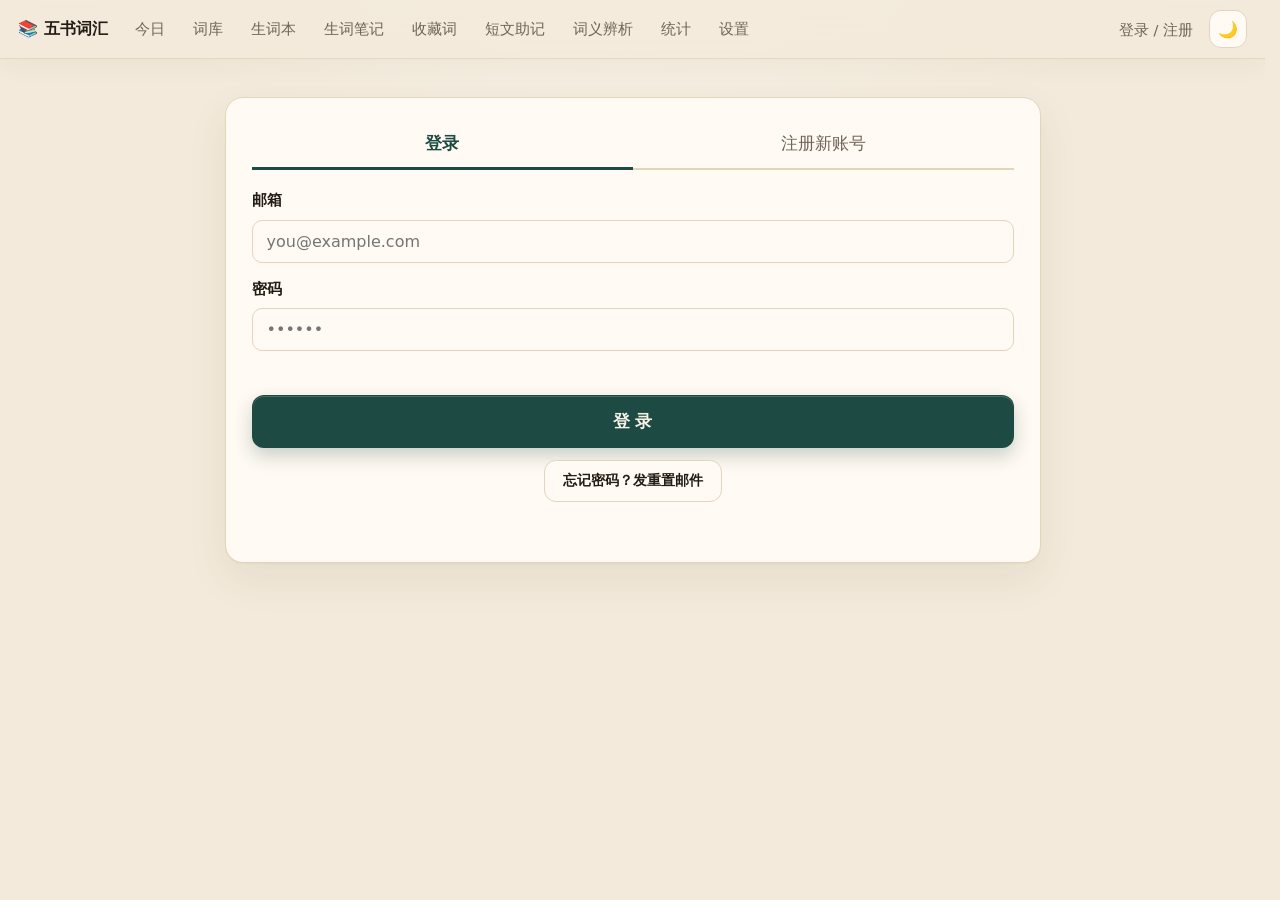
<file: login.html>
<!DOCTYPE html>
<html lang="zh-CN">
<head>
<meta charset="UTF-8">
<meta name="viewport" content="width=device-width, initial-scale=1">
<title>账号 · 考研五书词汇</title>
<link rel="stylesheet" href="assets/css/base.css?v=19">
<style>
.tabs2 { display:flex; gap:0; margin:0 0 18px; border-bottom:2px solid var(--line); }
.tabs2 button { flex:1; padding:12px; border:0; background:none; font-size:17px; color:var(--ink-2); cursor:pointer; border-bottom:3px solid transparent; margin-bottom:-2px; }
.tabs2 button.on { color:var(--accent); border-bottom-color:var(--accent); font-weight:600; }
.field { margin:14px 0; }
.field label { display:block; font-weight:600; margin-bottom:6px; font-size:15px; }
.field input { width:100%; padding:11px 14px; border-radius:10px; border:1px solid var(--line); background:var(--bg-card); color:var(--ink); font-size:16px; }
.field .tip { color:var(--ink-2); font-size:13px; margin-top:4px; }
.err { color:var(--bad); font-size:15px; min-height:22px; margin:8px 0; }
.okmsg { color:var(--good); font-size:15px; min-height:22px; margin:8px 0; }
.kv { display:flex; gap:10px; padding:10px 0; border-bottom:1px dashed var(--line); flex-wrap:wrap; }
.kv b.k { color:var(--ink-2); font-weight:400; min-width:88px; }
</style>
</head>
<body>
<nav class="topnav">
  <a class="brand" href="index.html">📚 五书词汇</a>
  <a class="tab" href="index.html">今日</a>
  <a class="tab" href="browse.html">词库</a>
  <a class="tab" href="wordbook.html">生词本</a>
  <a class="tab" href="notes.html">生词笔记</a>
  <a class="tab" href="favorites.html">收藏词</a>
<a class="tab" href="passages.html">短文助记</a>
  <a class="tab" href="compare.html">词义辨析</a>
  <a class="tab" href="stats.html">统计</a>
  <a class="tab" href="settings.html">设置</a>
  <span class="spacer"></span>
  <span id="authSlot"></span>
  <button class="iconbtn" id="themeBtn" title="切换深浅色">🌙</button>
</nav>

<main>
  <div id="noCloud" class="card" hidden>
    <h2 style="margin:0 0 8px">云同步尚未配置</h2>
    <p style="color:var(--ink-2)">
      站长还没有在 <code>assets/js/config.js</code> 里填入 Supabase 配置，
      所以目前只能单机使用（进度保存在本机浏览器）。<br>
      配置方法见仓库 <code>README.md</code> 的「账号与云同步」一节。
    </p>
  </div>

  <!-- 已登录：账号信息 -->
  <div id="accountCard" class="card" hidden>
    <h2 style="margin:0 0 12px">👤 账号中心</h2>
    <div class="kv"><b class="k">昵称</b><span id="acNick"></span></div>
    <div class="kv"><b class="k">邮箱</b><span id="acMail"></span></div>
    <div class="kv"><b class="k">身份</b><span id="acRole"></span></div>
    <div class="kv"><b class="k">注册时间</b><span id="acSince"></span></div>
    <div class="kv"><b class="k">进度同步</b><span id="acSync">检查中…</span></div>
    <div class="kv" style="border-bottom:0"><b class="k">进度管理</b>
      <span style="display:inline-flex;gap:8px;flex-wrap:wrap">
        <button class="btn" id="ovUpBtn" style="font-size:14px;padding:7px 11px">⬆️ 以本机进度覆盖云端</button>
        <button class="btn" id="ovDownBtn" style="font-size:14px;padding:7px 11px">⬇️ 以云端进度覆盖本机</button>
      </span></div>
    <div style="display:flex;gap:10px;margin-top:18px;flex-wrap:wrap">
      <a class="btn primary" href="index.html">去学习</a>
      <a class="btn" id="adminLink" href="admin.html" hidden>👑 账号管理</a>
      <button class="btn danger" id="logoutBtn" style="color:var(--bad)">退出登录</button>
    </div>
  </div>

  <!-- 未登录：登录 / 注册 -->
  <div id="authCard" class="card" hidden>
    <div class="tabs2">
      <button id="tabLogin" class="on">登录</button>
      <button id="tabSignup">注册新账号</button>
    </div>

    <form id="loginForm">
      <div class="field"><label for="liMail">邮箱</label>
        <input id="liMail" type="email" autocomplete="email" required placeholder="you@example.com"></div>
      <div class="field"><label for="liPwd">密码</label>
        <input id="liPwd" type="password" autocomplete="current-password" required placeholder="••••••"></div>
      <p class="err" id="liErr"></p>
      <button class="btn primary big" style="width:100%" type="submit">登 录</button>
      <p style="text-align:center;margin:12px 0 0">
        <button type="button" class="btn" id="forgotBtn" style="font-size:14px">忘记密码？发重置邮件</button>
      </p>
    </form>

    <form id="signupForm" hidden>
      <div class="field"><label for="suNick">昵称（可选）</label>
        <input id="suNick" type="text" maxlength="20" placeholder="怎么称呼你"></div>
      <div class="field"><label for="suMail">邮箱</label>
        <input id="suMail" type="email" autocomplete="email" required placeholder="you@example.com">
        <p class="tip">邮箱即账号。别人看不到你的邮箱。</p></div>
      <div class="field"><label for="suPwd">密码</label>
        <input id="suPwd" type="password" autocomplete="new-password" required minlength="6" placeholder="至少 6 位"></div>
      <div class="field"><label for="suPwd2">确认密码</label>
        <input id="suPwd2" type="password" autocomplete="new-password" required placeholder="再输一遍"></div>
      <p class="err" id="suErr"></p>
      <button class="btn primary big" style="width:100%" type="submit">注 册</button>
      <p class="tip" style="color:var(--ink-2);font-size:13px;margin-top:10px">
        注册后进度自动云端保存：换设备、换浏览器，登录同一账号即可继续。</p>
    </form>

    <p class="okmsg" id="okMsg"></p>
  </div>
</main>

<script type="module">
import { initTheme, setTheme, getTheme, toast } from './assets/js/ui.js?v=18';
import { initAuthNav } from './assets/js/auth-nav.js?v=18';
import { cloudEnabled, getUser, getProfile, userLabel, signUp, signIn, signOut, client } from './assets/js/auth.js?v=18';
import { startSync, cloudInfo, pushLocalOverwrite, pullCloudOverwrite } from './assets/js/sync.js?v=19';
import * as store from './assets/js/store.js?v=20';   // 覆盖云端按钮需读本机条数做守卫

initTheme();
initAuthNav();
startSync();
const $ = id => document.getElementById(id);
$('themeBtn').textContent = getTheme() === 'dark' ? '☀️' : '🌙';
$('themeBtn').onclick = () => {
  const next = getTheme() === 'dark' ? 'light' : 'dark';
  setTheme(next);
  $('themeBtn').textContent = next === 'dark' ? '☀️' : '🌙';
};

function show(which) {           // 'account' | 'auth' | 'none'
  $('accountCard').hidden = which !== 'account';
  $('authCard').hidden = which !== 'auth';
  $('noCloud').hidden = cloudEnabled;
}

function fillAccount(u, p) {
  $('acNick').textContent = userLabel();
  $('acMail').textContent = u.email || '—';
  $('acRole').textContent = p?.is_admin ? '👑 管理员（只有你）' : '普通用户';
  $('acSince').textContent = p?.created_at ? new Date(p.created_at).toLocaleDateString('zh-CN') : '—';
  $('adminLink').hidden = !p?.is_admin;
}

async function refreshSyncInfo() {
  const el = $('acSync');
  try {
    const info = await cloudInfo();
    if (!info) {
      el.innerHTML = '<span style="color:var(--warn)">云端暂无记录</span> — 学习后本机进度会自动上传';
    } else {
      const t = new Date(info.updatedAt).toLocaleString('zh-CN', { hour12: false });
      el.innerHTML = `<span style="color:var(--good)">已开启 ✓</span> 云端 ${info.count} 条，更新于 ${t}`;
    }
  } catch (e) {
    el.textContent = '状态获取失败（网络？）';
  }
}

(async function init() {
  if (!cloudEnabled) { show('none'); return; }
  const u = await getUser();
  if (!u) { show('auth'); return; }
  const p = await getProfile();
  fillAccount(u, p);
  show('account');
  refreshSyncInfo();
})();

/* 登录/注册页签切换 */
$('tabLogin').onclick = () => { $('tabLogin').classList.add('on'); $('tabSignup').classList.remove('on'); $('loginForm').hidden = false; $('signupForm').hidden = true; };
$('tabSignup').onclick = () => { $('tabSignup').classList.add('on'); $('tabLogin').classList.remove('on'); $('signupForm').hidden = false; $('loginForm').hidden = true; };

$('loginForm').onsubmit = async e => {
  e.preventDefault();
  $('liErr').textContent = '';
  const btn = $('loginForm').querySelector('button[type=submit]');
  btn.disabled = true;
  try {
    await signIn($('liMail').value, $('liPwd').value);
    toast('登录成功，正在同步云端进度…');
    setTimeout(() => location.href = 'index.html', 600);
  } catch (err) {
    $('liErr').textContent = err.message || '登录失败，请重试';
    btn.disabled = false;
  }
};

$('signupForm').onsubmit = async e => {
  e.preventDefault();
  $('suErr').textContent = '';
  if ($('suPwd').value !== $('suPwd2').value) { $('suErr').textContent = '两次输入的密码不一致'; return; }
  const btn = $('signupForm').querySelector('button[type=submit]');
  btn.disabled = true;
  try {
    const r = await signUp($('suMail').value, $('suPwd').value, $('suNick').value);
    if (r.needConfirm) {
      $('signupForm').hidden = true; $('loginForm').hidden = false;
      $('tabLogin').classList.add('on'); $('tabSignup').classList.remove('on');
      $('okMsg').textContent = r.message;
      btn.disabled = false;
    } else {
      toast('注册成功，正在初始化云端进度…');
      setTimeout(() => location.href = 'index.html', 600);
    }
  } catch (err) {
    const m = err.message || '注册失败，请重试';
    $('suErr').textContent = /already registered/i.test(m) ? '这个邮箱已经注册过了，直接登录即可' : m;
    btn.disabled = false;
  }
};

$('forgotBtn').onclick = async () => {
  const mail = $('liMail').value.trim();
  if (!mail) { $('liErr').textContent = '先在上方输入你的注册邮箱，再点这里'; return; }
  try {
    await client().auth.resetPasswordForEmail(mail);
    toast('重置邮件已发送，请到邮箱查收（若收不到请稍后再试）');
  } catch (err) { $('liErr').textContent = err.message || '发送失败'; }
};

$('logoutBtn').onclick = async () => {
  await signOut();
  toast('已退出登录');
  setTimeout(() => location.reload(), 600);
};

$('ovUpBtn').onclick = async () => {
  const localN = Object.keys(store.getState().words || {}).length
               + Object.keys(store.getState().graduated || {}).length
               + Object.keys(store.getState().familiar || {}).length
               + Object.keys(store.getState().notes || {}).length;
  if (localN === 0) { toast('本机没有任何学习数据，不允许用空数据覆盖云端'); return; }
  if (!confirm(`用本机当前进度（${localN} 条）整份覆盖云端？云端现有记录将被替换（本机不受影响）。`)) return;
  $('ovUpBtn').disabled = true;
  try {
    await pushLocalOverwrite();
    toast('已用本机进度覆盖云端 ✓');
    refreshSyncInfo();
  } catch (e) { toast('失败：' + (e.message || e)); }
  $('ovUpBtn').disabled = false;
};

$('ovDownBtn').onclick = async () => {
  if (!confirm('用云端进度整份覆盖本机？本机当前进度将被替换（建议先在「设置 → 导出」备份）。')) return;
  $('ovDownBtn').disabled = true;
  try {
    await pullCloudOverwrite();
    toast('已用云端进度覆盖本机，即将刷新');
    setTimeout(() => location.reload(), 900);
  } catch (e) {
    toast('失败：' + (e.message || e));
    $('ovDownBtn').disabled = false;
  }
};
</script>
</body>
</html>
</file>
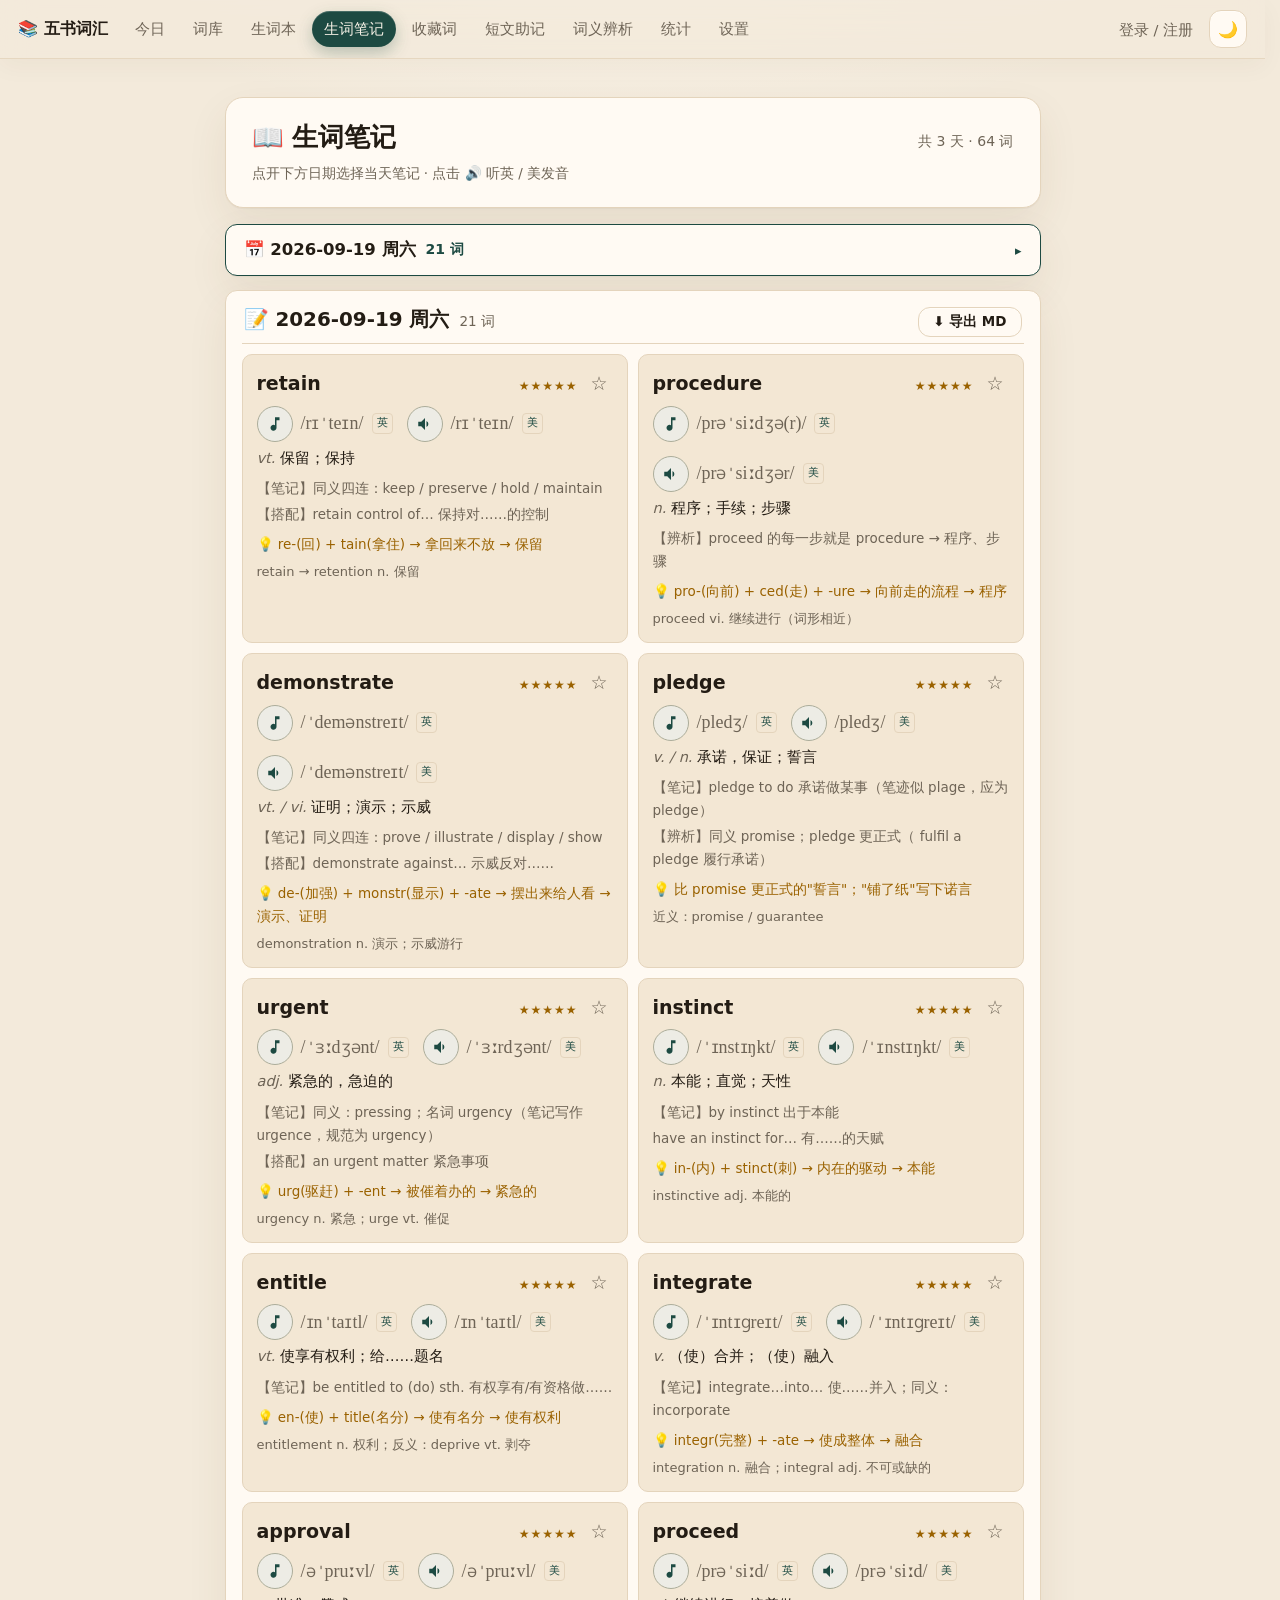
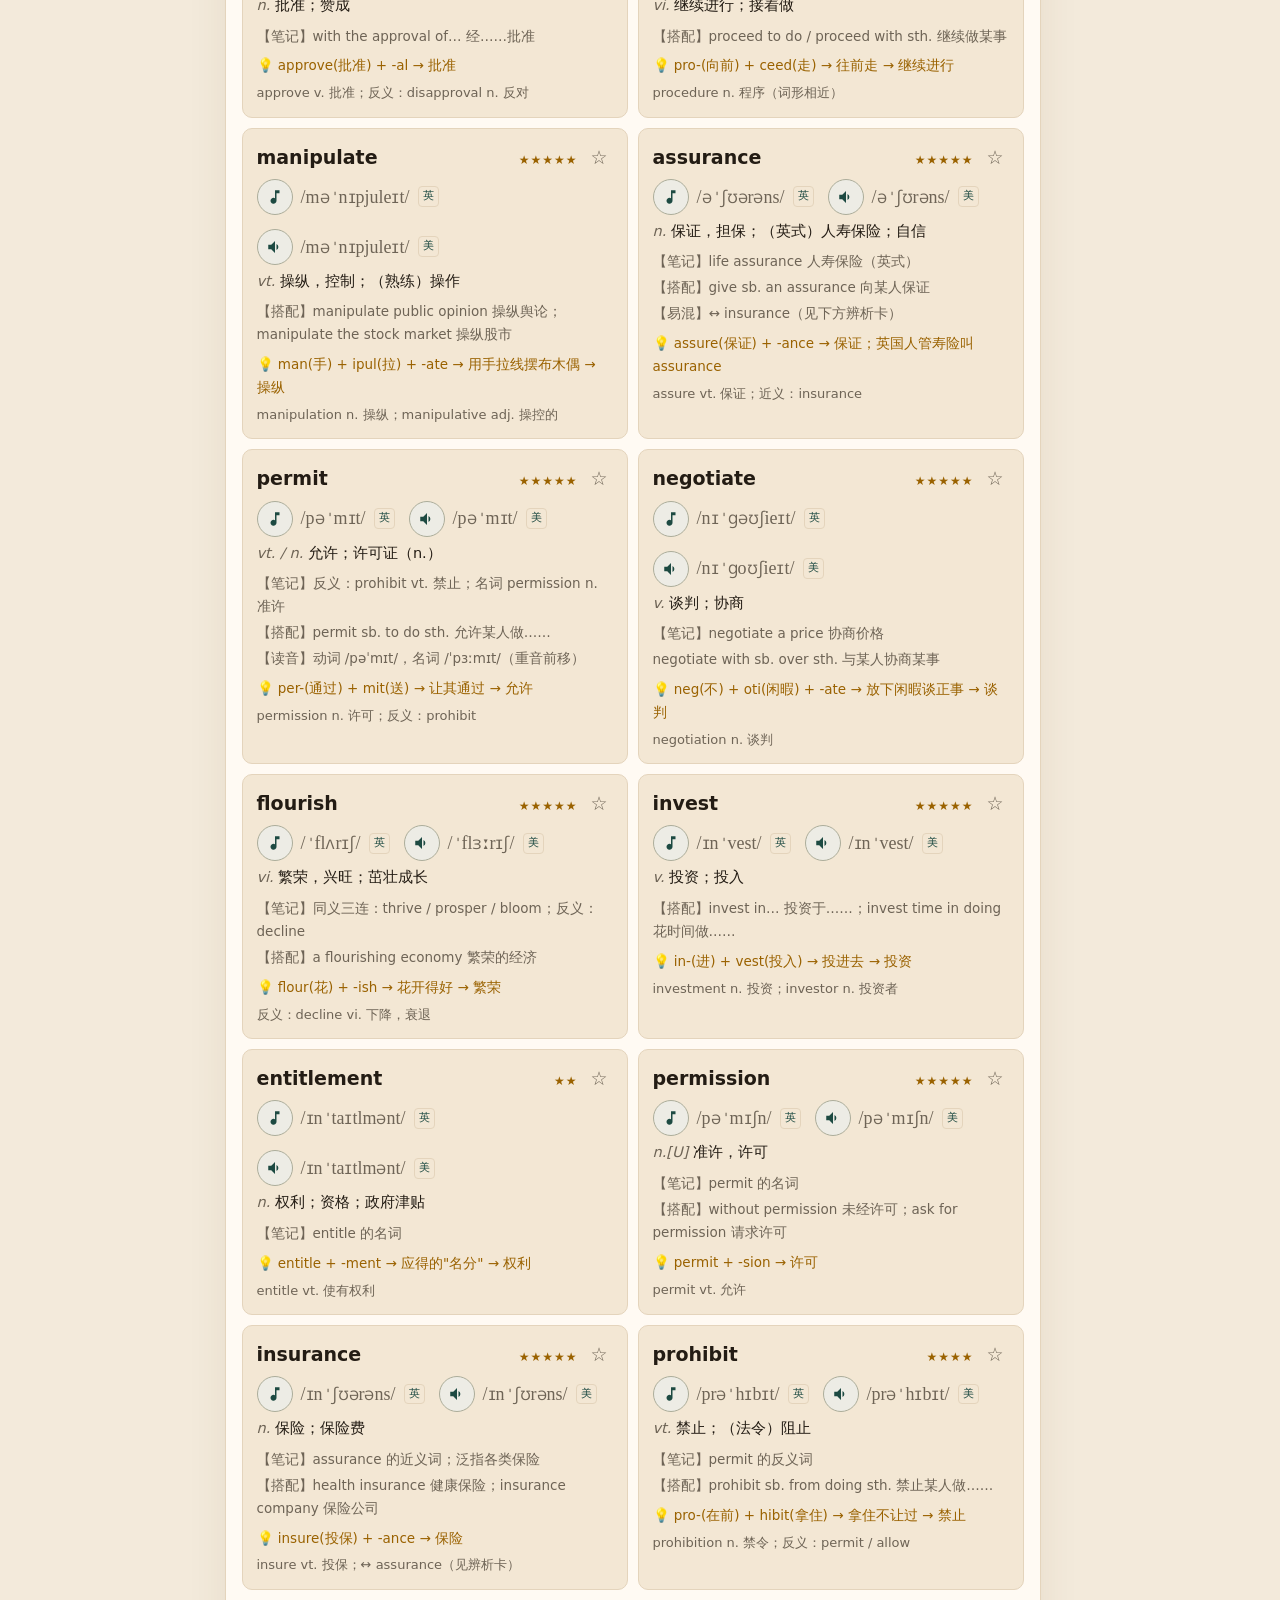
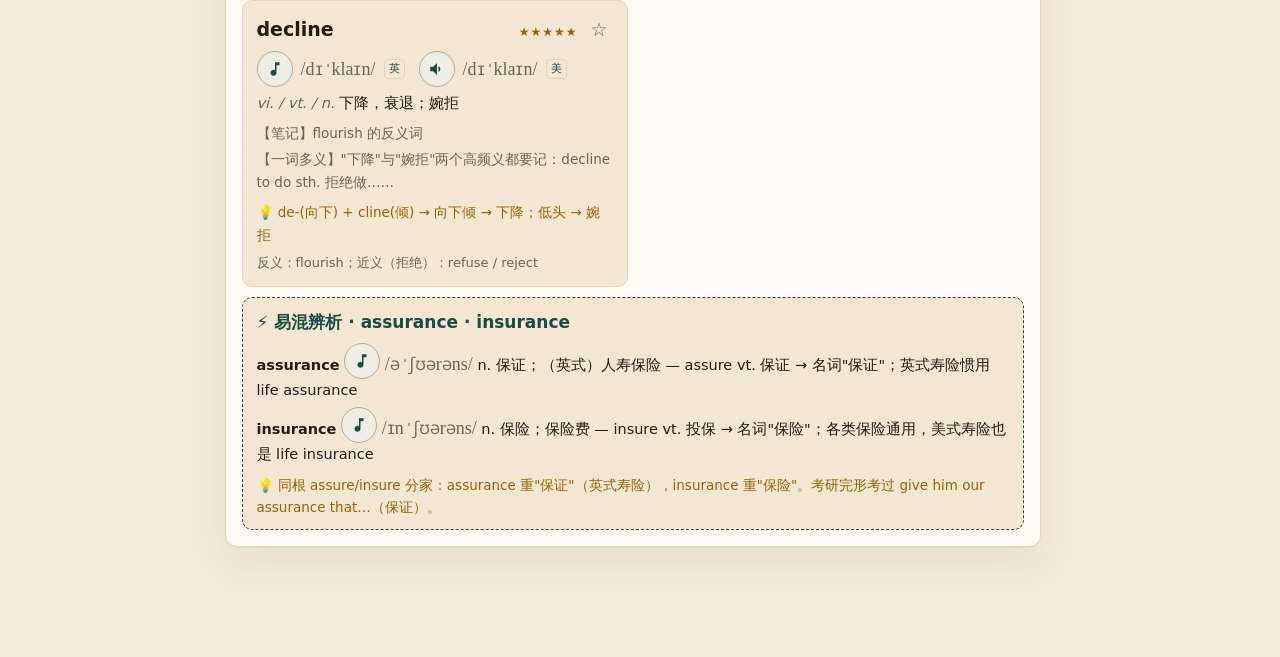
<file: notes.html>
<!DOCTYPE html>
<html lang="zh-CN">
<head>
<meta charset="UTF-8">
<meta name="viewport" content="width=device-width, initial-scale=1">
<title>生词笔记 · 考研五书词汇</title>
<link rel="stylesheet" href="assets/css/base.css?v=19">
<style>
/* 日期选择器：收起显示所选日期，点开是一列日期（每页 15 天），选哪天只显示哪天 */
.datesel {
  width: 100%; display: flex; align-items: center; gap: 10px; flex-wrap: wrap;
  padding: 14px 18px; border: 1px solid var(--accent); border-radius: 12px;
  background: var(--bg-card); color: var(--ink); cursor: pointer; font-size: 16.5px;
  font-weight: 600; text-align: left; box-shadow: var(--shadow);
}
.datesel:hover { background: var(--bg-inset); }
.datesel .caret { margin-left: auto; color: var(--accent); font-size: 13px; transition: transform .15s; }
.datesel.on .caret { transform: rotate(90deg); }
.datesel .selcount { color: var(--accent); font-size: 14px; font-weight: 600; }
.datelist { border: 1px solid var(--line); border-radius: 12px; background: var(--bg-card); margin: 10px 0; overflow: hidden; box-shadow: var(--shadow); }
.drow { display: flex; align-items: center; gap: 10px; padding: 13px 18px; cursor: pointer; border-bottom: 1px solid var(--line); flex-wrap: wrap; }
.drow:last-child { border-bottom: 0; }
.drow:hover { background: var(--bg-inset); }
.drow.sel { background: var(--accent); color: var(--accent-ink); }
.drow.sel .dcount { color: var(--accent-ink); }
.drow .dtitle { font-weight: 600; font-size: 15.5px; }
.drow .dcount { color: var(--accent); font-size: 14px; font-weight: 600; }
/* 日期按月分组折叠 + 筛选：百天级笔记也能快速定位与统计 */
.datelist { max-height: 72vh; overflow: auto; }
.dsearch { position: sticky; top: 0; z-index: 2; padding: 10px 12px; border-bottom: 1px solid var(--line); background: var(--bg-card); }
.dsearch input { width: 100%; box-sizing: border-box; padding: 8px 12px; border: 1px solid var(--line); border-radius: 8px; background: var(--bg-inset); color: var(--ink); font-size: 14px; outline: none; }
.dsearch input:focus { border-color: var(--accent); }
.mrow { display: flex; align-items: center; gap: 9px; padding: 11px 16px; cursor: pointer; background: var(--bg-inset); border-bottom: 1px solid var(--line); font-weight: 600; font-size: 14.5px; user-select: none; }
.mrow:hover { filter: brightness(0.97); }
.mrow .mcaret { color: var(--accent); font-size: 12px; transition: transform .15s; }
.mrow.on .mcaret { transform: rotate(90deg); }
.mrow .mstat { margin-left: auto; color: var(--accent); font-size: 13px; font-weight: 600; }
.mempty { padding: 16px; color: var(--ink-2); font-size: 14px; }

/* 所选日期的笔记 */
.daycard { border: 1px solid var(--line); border-radius: 12px; background: var(--bg-card); margin: 14px 0; padding: 6px 16px 16px; box-shadow: var(--shadow); }
.dayhead { display: flex; align-items: baseline; gap: 10px; flex-wrap: wrap; padding: 10px 2px 6px; border-bottom: 1px solid var(--line); }
.dayhead h3 { margin: 0; }
.dayhead .nmeta { color: var(--ink-2); font-size: 13.5px; }

/* 词卡 */
.note-grid { display: grid; grid-template-columns: repeat(auto-fill, minmax(255px, 1fr)); gap: 10px; margin-top: 10px; }
.nw { border: 1px solid var(--line); border-radius: 10px; padding: 12px 14px; background: var(--bg-inset); }
.nw-top { display: flex; align-items: baseline; gap: 8px; }
.nw-w { font-size: 19px; }
.nw-rank { font-size: 12px; color: var(--warn); letter-spacing: 1px; margin-left: auto; white-space: nowrap; }
.favbtn { border: 0; background: none; cursor: pointer; font-size: 19px; line-height: 1; color: var(--ink-2); padding: 2px 5px; border-radius: 6px; }
.favbtn:hover { background: rgba(128,128,128,.15); }
.favbtn.on { color: #f5a623; }
/* 取消收藏确认弹窗（防误触） */
.fc-mask { position: fixed; inset: 0; background: rgba(0,0,0,.45); z-index: 90; }
.fc-box { position: fixed; z-index: 91; top: 50%; left: 50%; transform: translate(-50%,-50%); background: var(--bg-card); border: 1px solid var(--line); border-radius: 14px; box-shadow: var(--shadow); padding: 20px 22px 16px; width: min(380px, calc(100vw - 40px)); }
.fc-box p { margin: 0; font-size: 15.5px; line-height: 1.6; overflow-wrap: anywhere; }
.fc-btns { display: flex; gap: 10px; justify-content: flex-end; margin-top: 18px; }
.nw .phon-row { margin: 6px 0 4px; gap: 14px; }
.acc { font-style: normal; font-size: 11px; color: var(--accent); border: 1px solid var(--line); border-radius: 4px; padding: 0 4px; }
.nw-gloss { font-size: 14.5px; margin: 4px 0 0; }
.nw-gloss i { color: var(--ink-2); }
.nw-pts { margin: 7px 0 0; padding: 0; list-style: none; font-size: 13.5px; color: var(--ink-2); }
.nw-pts li { margin: 3px 0; }
.nw-memo { margin-top: 7px; font-size: 13.5px; color: var(--warn); }
.nw-rel { margin-top: 5px; font-size: 13px; color: var(--ink-2); }
.ng { border: 1px dashed var(--accent); border-radius: 10px; padding: 10px 14px; margin-top: 10px; background: var(--bg-inset); }
.ng-title { font-weight: 600; color: var(--accent); margin-bottom: 6px; }
.ng-w { display: block; margin: 5px 0; font-size: 14.5px; line-height: 1.6; }
</style>
</head>
<body>
<nav class="topnav">
  <a class="brand" href="index.html">📚 五书词汇</a>
  <a class="tab" href="index.html">今日</a>
  <a class="tab" href="browse.html">词库</a>
  <a class="tab" href="wordbook.html">生词本</a>
  <a class="tab active" href="notes.html">生词笔记</a>
  <a class="tab" href="favorites.html">收藏词</a>
<a class="tab" href="passages.html">短文助记</a>
  <a class="tab" href="compare.html">词义辨析</a>
  <a class="tab" href="stats.html">统计</a>
  <a class="tab" href="settings.html">设置</a>
  <span class="spacer"></span><span id="authSlot"></span>
  <button class="iconbtn" id="themeBtn" title="切换深浅色">🌙</button>
</nav>

<main>
  <div class="card">
    <div style="display:flex;align-items:baseline;gap:10px;flex-wrap:wrap">
      <h2 style="margin:0">📖 生词笔记</h2>
      <span id="noteSummary" style="margin-left:auto;color:var(--ink-2);font-size:14px"></span>
    </div>
    <p style="color:var(--ink-2);font-size:13.5px;margin:8px 0 0">点开下方日期选择当天笔记 · 点击 🔊 听英 / 美发音</p>
  </div>

  <button class="datesel" id="dateSel" aria-expanded="false"></button>
  <div class="datelist" id="dateList" hidden>
    <div class="dsearch"><input id="dateSearch" placeholder="🔍 输入日期筛选，如 09-12、8月、周三" aria-label="按日期筛选笔记"></div>
    <div id="dateGroups"></div>
  </div>
  <div id="dayView"></div>
</main>

<div id="favConfirm" hidden>
  <div class="fc-mask" id="fcMask"></div>
  <div class="fc-box" role="dialog" aria-modal="true" aria-labelledby="fcMsg">
    <p id="fcMsg"></p>
    <div class="fc-btns">
      <button class="btn" id="fcNo">先不取消</button>
      <button class="btn bad" id="fcYes">取消收藏</button>
    </div>
  </div>
</div>

<script type="module">
import { initAuthNav } from './assets/js/auth-nav.js?v=18';
import { startSync } from './assets/js/sync.js?v=19';
import { initTheme, setTheme, getTheme, icon, toast, bindAudioButtons } from './assets/js/ui.js?v=18';
import { initAudio, pronounce, prefetchRealAudio } from './assets/js/audio.js?v=24';
import * as data from './assets/js/data.js?v=24';   // 本地笔记需要查词条
import * as store from './assets/js/store.js?v=20'; // state.notes（复习页按钮写入，随账号同步）

initAuthNav(); startSync();
initTheme(); initAudio();
document.getElementById('themeBtn').textContent = getTheme() === 'dark' ? '☀️' : '🌙';
document.getElementById('themeBtn').onclick = () => {
  const next = getTheme() === 'dark' ? 'light' : 'dark';
  setTheme(next);
  document.getElementById('themeBtn').textContent = next === 'dark' ? '☀️' : '🌙';
};
const $ = id => document.getElementById(id);

function esc(s) { return String(s).replace(/[&<>"']/g, c => ({'&':'&amp;','<':'&lt;','>':'&gt;','"':'&quot;',"'":'&#39;'}[c])); }

const WEEK = ['日','一','二','三','四','五','六'];

function noteWordCard(w) {
  const ph = w.ph || {};
  const fav = store.isFav(w.w);
  return `<div class="nw">
    <div class="nw-top"><b class="nw-w">${esc(w.w)}</b>${w.rank ? `<span class="nw-rank">${'★'.repeat(w.rank)}</span>` : ''}<button class="favbtn${fav ? ' on' : ''}" data-w="${esc(w.w)}" aria-label="${fav ? '取消收藏' : '收藏'} ${esc(w.w)}" title="${fav ? '取消收藏' : '收藏到收藏词'}">${fav ? '★' : '☆'}</button></div>
    <div class="phon-row">
      ${ph.uk ? `<span class="phon"><button class="btn-audio" data-acc="uk" data-w="${esc(w.w)}" aria-label="${esc(w.w)} 英音">${icon('uk')}</button><span class="ph-text">/${esc(ph.uk)}/</span><i class="acc">英</i></span>` : ''}
      ${ph.us ? `<span class="phon"><button class="btn-audio" data-acc="us" data-w="${esc(w.w)}" aria-label="${esc(w.w)} 美音">${icon('us')}</button><span class="ph-text">/${esc(ph.us)}/</span><i class="acc">美</i></span>` : ''}
    </div>
    <div class="nw-gloss"><i>${esc(w.pos || '')}</i> ${esc(w.gloss || '')}</div>
    ${(w.points && w.points.length) ? `<ul class="nw-pts">${w.points.map(p => `<li>${esc(p)}</li>`).join('')}</ul>` : ''}
    ${w.memo ? `<div class="nw-memo">💡 ${esc(w.memo)}</div>` : ''}
    ${w.rel ? `<div class="nw-rel">${esc(w.rel)}</div>` : ''}
  </div>`;
}

function noteGroupCard(g) {
  return `<div class="ng">
    <div class="ng-title">⚡ 易混辨析 · ${esc(g.title)}</div>
    ${(g.words || []).map(x => `<span class="ng-w"><b>${esc(x.w)}</b> <button class="btn-audio" data-acc="uk" data-w="${esc(x.w)}" aria-label="${esc(x.w)} 发音">${icon('uk')}</button> <span class="ph-text">/${esc(x.ph || '')}/</span> ${esc(x.gloss || '')}${x.tip ? ` — ${esc(x.tip)}` : ''}</span>`).join('')}
    ${g.memo ? `<div class="nw-memo">💡 ${esc(g.memo)}</div>` : ''}
  </div>`;
}

let days = [];                     // 全部日期（降序，最新在前）
let selDate = null, listOpen = false;
let openMonths = new Set();        // 展开的月份（YYYY-MM）；筛选时全部展开
let monthFilter = '';              // 日期筛选串

const wd = d => { const t = new Date(d + 'T00:00:00'); return isNaN(t) ? '' : ' 周' + WEEK[t.getDay()]; };
const monthKey = d => String(d).slice(0, 7);
const monthLabel = k => { const [y, m] = k.split('-'); return `${y}年${+m}月`; };

function renderSel() {
  const rec = days.find(d => d.date === selDate);
  if (!rec) { $('dateSel').innerHTML = '📅 选择日期'; return; }
  $('dateSel').innerHTML = `📅 ${esc(rec.date)}${wd(rec.date)} <span class="selcount">${(rec.words || []).length} 词</span> <span class="caret">${listOpen ? '▾' : '▸'}</span>`;
  $('dateSel').classList.toggle('on', listOpen);
  $('dateSel').setAttribute('aria-expanded', listOpen);
}

/* 日期列表：按月分组的折叠导航（搜索框是 dateList 里的静态节点，重渲只刷 dateGroups 保焦点） */
function renderGroups() {
  const q = monthFilter.trim().toLowerCase();
  const hit = d => !q || d.date.includes(q) || wd(d.date).includes(q) || monthLabel(monthKey(d.date)).includes(q);
  const groups = [];
  for (const d of days) {
    if (!hit(d)) continue;
    const k = monthKey(d.date);
    let g = groups[groups.length - 1];
    if (!g || g.key !== k) groups.push(g = { key: k, days: [] });
    g.days.push(d);
  }
  $('dateGroups').innerHTML = groups.length ? groups.map(g => {
    const open = q || openMonths.has(g.key);
    const stat = `${g.days.length} 天 · ${g.days.reduce((n, d) => n + (d.words || []).length, 0)} 词`;
    const rows = g.days.map(d => `<div class="drow${d.date === selDate ? ' sel' : ''}" data-date="${esc(d.date)}" role="button" tabindex="0">
        <span class="dtitle">📝 ${esc(d.date)}${wd(d.date)}</span>
        <span class="dcount">${(d.words || []).length} 词</span>
      </div>`).join('');
    return `<div class="mrow${open ? ' on' : ''}" data-m="${g.key}" role="button" tabindex="0" aria-expanded="${open}">
        <span class="mcaret">▶</span>${esc(monthLabel(g.key))}<span class="mstat">${stat}</span>
      </div>
      <div class="mbody" ${open ? '' : 'hidden'}>${rows}</div>`;
  }).join('') : '<div class="mempty">没有匹配的日期</div>';
}

function renderList() { renderGroups(); }

/* 一键导出某一天的生词 + 中文释义为 Markdown（只含所选日；浏览器按下载设置保存文件） */
function buildDayMD(rec) {
  const words = rec.words || [];
  const lines = [`# 生词笔记 · ${rec.date}（${words.length} 词）`, ''];
  for (const w of words) {
    const g = (w.gloss || '').trim();
    lines.push(`- **${w.w}**${g ? ' ' + g : ''}`);
  }
  if (!words.length) lines.push('（这一天没有生词）');
  return lines.join('\n') + '\n';
}

function exportDayMD(rec) {
  const md = buildDayMD(rec);
  const blob = new Blob([md], { type: 'text/markdown;charset=utf-8' });
  const a = document.createElement('a');
  a.href = URL.createObjectURL(blob);
  a.download = `生词笔记-${rec.date}.md`;
  document.body.appendChild(a);
  a.click();
  a.remove();
  setTimeout(() => URL.revokeObjectURL(a.href), 1000);
  toast(`已导出 ${rec.date}（${(rec.words || []).length} 词）的 MD 文件`);
}

function renderDay() {
  const rec = days.find(d => d.date === selDate);
  if (!rec) { $('dayView').innerHTML = ''; return; }
  const words = rec.words || [], groups = rec.groups || [];
  $('dayView').innerHTML = `<section class="daycard">
    <div class="dayhead">
      <h3>📝 ${esc(rec.date)}${wd(rec.date)}</h3>
      <span class="nmeta">${words.length} 词</span>
      <button class="btn" id="exportMdBtn" style="margin-left:auto;padding:5px 14px;font-size:13.5px" title="把这一天的单词和中文释义导出为 Markdown 文件下载">⬇ 导出 MD</button>
    </div>
    <div class="note-grid">${words.map(noteWordCard).join('')}</div>
    ${groups.map(noteGroupCard).join('')}
  </section>`;
  $('exportMdBtn').onclick = () => exportDayMD(rec);
  for (const w of words) prefetchRealAudio(w.w);
}

function setListOpen(v) {
  listOpen = v;
  $('dateList').hidden = !v;
  renderSel();
}

/* 账号笔记词（store 状态 state.notes：复习页「记入今日笔记」按钮写入，按日期永久累积、
 * 随账号云同步跨设备），与静态 notes.json 合并展示；词条数据从词库分片实时取。
 * 旧版"仅当天"独立键由 store.load() 自动迁移找回。 */
async function mergeLocalNotes(raw) {
  let local = {};
  try { local = store.getState().notes || {}; } catch (e) {}
  const dates = Object.keys(local).filter(k => Array.isArray(local[k]) && local[k].length);
  if (!dates.length) return raw;
  try { await data.loadIndex(); } catch (e) { return raw; }
  const seen = new Map();
  const toCard = async w => {
    if (seen.has(w)) return seen.get(w);
    let card = null;
    try {
      const e = await data.getEntry(w);
      if (e) {
        const m = data.getIndex().map[w];
        const senses = (e.senses || []).slice(0, 2)
          .map(s => typeof s === 'string' ? s : ((s.pos || '') + ' ' + (s.gloss || '')).trim()).filter(Boolean);
        const phrases = (e.phrases || []).slice(0, 2)
          .map(p => typeof p === 'string' ? p : ((p.p || '') + ' ' + (p.m || '')).trim()).filter(Boolean);
        card = {
          w,
          rank: m ? m[1] : undefined,
          ph: (e.ph && (e.ph.uk || e.ph.us)) ? { uk: e.ph.uk || e.ph.us, us: e.ph.us || e.ph.uk } : undefined,
          pos: '', gloss: senses.join('；'),
          points: phrases.map(p => '【搭配】' + p),
        };
      }
    } catch (err) {}
    if (!card) card = { w, pos: '', gloss: '（词条数据暂缺，已保留记录）', points: [] };   // 降级卡：词头必须可见
    seen.set(w, card);
    return card;
  };
  for (const k of dates) {
    const extras = [];
    for (const w of local[k]) {
      const c = await toCard(w);
      if (c) extras.push(c);
    }
    if (!extras.length) continue;
    const rec = raw.find(x => x.date === k);
    if (rec) {
      rec.words = Array.isArray(rec.words) ? rec.words : [];
      const have = new Set(rec.words.map(x => x.w));
      rec.words.push(...extras.filter(x => !have.has(x.w)));
      rec.count = rec.words.length;
    } else {
      raw = [{ date: k, label: '复习速记', count: extras.length, words: extras, groups: [] }, ...raw];
    }
  }
  return raw;
}

async function load() {
  lastNotesSig = notesSig();   // 记下本次渲染所基于的笔记快照（scheduleReload 靠它滤掉无关写入）
  let j = null;
  const v = Date.now();   // 每次加载都取新（同日多次推送不再命中 CDN 旧缓存）   // 日期版缓存击穿
  try { const r = await fetch(`data/notes.json?v=${v}`); if (r.ok) j = await r.json(); } catch (e) {}
  let raw = (j && Array.isArray(j.notes)) ? j.notes : [];
  raw = await mergeLocalNotes(raw);   // 合并账号/本机笔记词（按日期）
  if (!raw.length) {
    $('dateSel').hidden = true;
    $('dayView').innerHTML = '<div class="card"><p style="color:var(--ink-2);margin:6px 0">暂无生词笔记</p></div>';
    return;
  }
  const total = raw.reduce((n, d) => n + (d.words || []).length, 0);
  $('noteSummary').textContent = `共 ${raw.length} 天 · ${total} 词`;
  days = [...raw].sort((a, b) => String(b.date).localeCompare(String(a.date)));   // 最新在前
  // openMonths 不重置：保留用户手动展开的月份（首次为空 = 默认全折叠）
  if (!selDate || !days.some(d => d.date === selDate)) selDate = days[0].date;   // 首次/所选日已消失才落到最新一天；重载不改变浏览位置
  renderSel(); renderList(); renderDay();
}

/* 交互 */
$('dateSel').addEventListener('click', () => setListOpen(!listOpen));
$('dateSearch').addEventListener('input', e => { monthFilter = e.target.value; renderGroups(); });

$('dateList').addEventListener('click', e => {
  const m = e.target.closest('.mrow');
  if (m) {                          // 月头：展开/收起当月，不影响已选日期
    const k = m.dataset.m;
    if (openMonths.has(k)) openMonths.delete(k); else openMonths.add(k);
    renderGroups();
    return;
  }
  const row = e.target.closest('.drow');
  if (!row) return;
  selDate = row.dataset.date;
  openMonths.add(monthKey(selDate));
  renderSel(); renderGroups(); renderDay();
  setListOpen(false);             // 选完日期收起列表，只显示所选那天
});

/* 取消收藏确认弹窗：返回 Promise<boolean>；Esc/点遮罩/「先不取消」= 否 */
function confirmUnfav(w) {
  return new Promise(resolve => {
    $('fcMsg').textContent = `确定取消收藏「${w}」吗？`;
    const box = $('favConfirm');
    box.hidden = false;
    const close = ok => {
      box.hidden = true;
      $('fcYes').onclick = $('fcNo').onclick = $('fcMask').onclick = null;
      document.removeEventListener('keydown', onKey);
      resolve(ok);
    };
    const onKey = e => { if (e.key === 'Escape') close(false); };
    $('fcYes').onclick = () => close(true);
    $('fcNo').onclick = () => close(false);
    $('fcMask').onclick = () => close(false);
    document.addEventListener('keydown', onKey);
    $('fcNo').focus();
  });
}

/* 收藏词：词卡 ☆ 切换（写入 state.favs，随账号云同步，收藏词页展示）。取消需确认防误触 */
$('dayView').addEventListener('click', e => {
  const b = e.target.closest('.favbtn');
  if (!b) return;
  const w = b.dataset.w;
  if (!store.isFav(w)) {                    // 收藏：直接生效
    store.addFav(w);
    b.classList.add('on');
    b.textContent = '★';
    b.setAttribute('aria-label', `取消收藏 ${w}`);
    toast(`⭐ 已收藏「${w}」，到收藏词页查看`);
    return;
  }
  confirmUnfav(w).then(ok => {              // 已收藏再点 = 取消：先确认
    if (!ok) return;
    store.removeFav(w);
    b.classList.remove('on');
    b.textContent = '☆';
    b.setAttribute('aria-label', `收藏 ${w}`);
    toast(`已取消收藏「${w}」`);
  });
});

/* 云同步/其他标签页写入后自动重渲：新设备登录首次同步晚于首渲，不再停留在"暂无生词笔记"。
 * 只在笔记数据真正变化时才重载——收藏词等无关写入直接忽略，收藏/浏览过程不被重载打断 */
let reloadTimer = 0;
let lastNotesSig = null;
const notesSig = () => JSON.stringify(store.getState().notes || {});
function scheduleReload() {
  if (notesSig() === lastNotesSig) return;
  clearTimeout(reloadTimer);
  reloadTimer = setTimeout(load, 500);
}
document.addEventListener('v5:flush', scheduleReload);
addEventListener('storage', e => { if (e.key === 'v5vocab.state.v1' && e.newValue) scheduleReload(); });

bindAudioButtons(document, pronounce);
load();
</script>
</body>
</html>
</file>
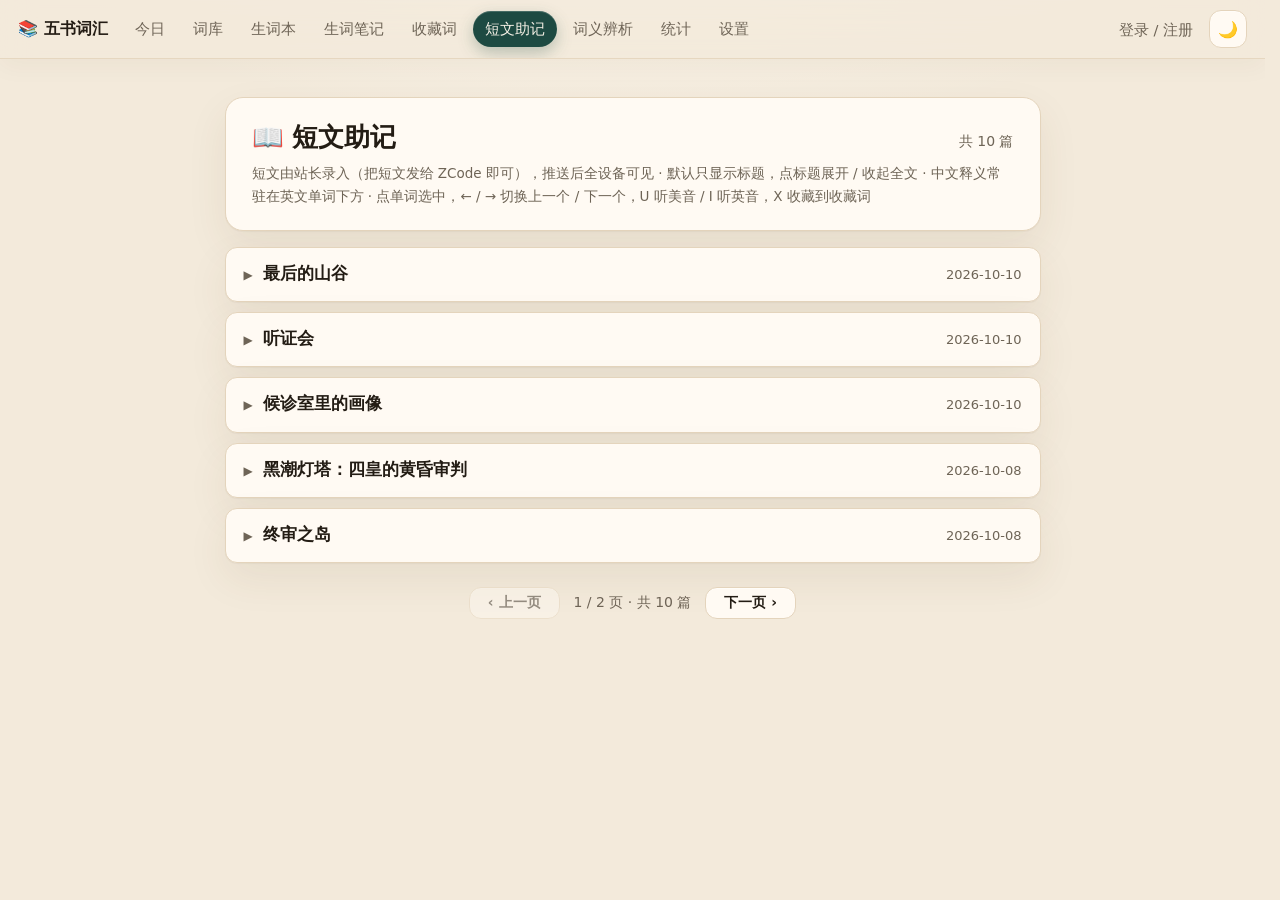
<file: passages.html>
<!DOCTYPE html>
<html lang="zh-CN">
<head>
<meta charset="UTF-8">
<meta name="viewport" content="width=device-width, initial-scale=1">
<title>短文助记 · 考研五书词汇</title>
<link rel="stylesheet" href="assets/css/base.css?v=19">
<style>
/* 短文助记：折叠卡（details/summary，同词义辨析款），每页 5 篇，点标题展开/收起。
 * 内容为仓库级数据（data/passages.json），录入即全设备可见，与账号进度无关。 */
html { interpolate-size: allow-keywords; }   /* 支持的浏览器：展开高度平滑过渡，不跳 */
.pgroup { border: 1px solid var(--line); border-radius: 12px; background: var(--bg-card); margin: 10px 0; box-shadow: var(--shadow); overflow: hidden; }
.pgroup > summary { cursor: pointer; user-select: none; list-style: none; }
.pgroup > summary::-webkit-details-marker { display: none; }
.pgroup > summary::marker { content: ''; }
.pgroup > summary:hover { background: var(--bg-inset); }
/* 组头边框常驻透明（收起/展开零高度差，消除 1px 抖动） */
.pgroup > summary .pg-head { padding: 14px 18px; border-bottom: 1px solid transparent; }
.pgroup[open] > summary .pg-head { border-bottom-color: var(--line); }
/* 展开高度动画：不支持的浏览器自动退化为瞬时展开（无回归） */
.pgroup::details-content { block-size: 0; overflow: hidden; transition: block-size .28s ease; }
.pgroup[open]::details-content { block-size: auto; }
.pg-head { display: flex; align-items: baseline; gap: 10px; flex-wrap: wrap; }
.pg-head h3 { margin: 0; font-size: 17px; flex: 1 1 0; min-width: 0; overflow-wrap: anywhere; }
.pg-caret { flex: none; color: var(--ink-2); font-size: 12px; transition: transform .28s ease; }
.pgroup[open] .pg-caret { transform: rotate(90deg); }
.pg-meta { margin-left: auto; color: var(--ink-2); font-size: 13px; white-space: nowrap; }
.pg-body { padding: 4px 18px 14px; }
.pg-body p { margin: 12px 0 0; line-height: 2.6; font-size: 15.5px; overflow-wrap: anywhere; text-indent: 2em; }   /* 首行缩进两字符 */
.pg-body p.pch { font-weight: 700; text-indent: 0; }   /* "第N章"小标题行加粗、不缩进 */
/* 词标注：正文 (english 中文) 渲染成 ruby 注音式——英文正常混排行内，中文释义常驻其正下方，
 * 小一号字、居中对齐，由浏览器 ruby 布局保证整齐。
 * ruby 子树禁用任意断行（防止单词被从字母中间拆开），释义单行不折。
 * 点词选中（高亮），按 U / I 播英音 / 美音（与今日学习页快捷键一致） */
ruby.vw { ruby-position: under; ruby-align: center; margin: 0 1px; color: var(--accent); overflow-wrap: normal; word-break: normal; cursor: pointer; }
.vw .en { font-weight: 700; overflow-wrap: normal; word-break: normal; border-radius: 4px; border-bottom: 1px dashed var(--accent); }
ruby.vw.sel .en { background: color-mix(in srgb, var(--accent) 20%, transparent); box-shadow: 0 0 0 2px color-mix(in srgb, var(--accent) 20%, transparent); }
ruby.vw rt { font-size: 1em; color: var(--warn); font-weight: 700; line-height: 1.4; padding: 3px 0 8px; white-space: nowrap; overflow-wrap: normal; word-break: normal; }
.pgr { display: flex; align-items: center; justify-content: center; gap: 14px; padding: 14px 0 4px; }
.pgr .btn { padding: 6px 18px; font-size: 14px; }
.pgbtn[disabled] { opacity: .45; cursor: default; pointer-events: none; }
.pginfo { color: var(--ink-2); font-size: 14px; white-space: nowrap; }
</style>
</head>
<body>
<nav class="topnav">
  <a class="brand" href="index.html">📚 五书词汇</a>
  <a class="tab" href="index.html">今日</a>
  <a class="tab" href="browse.html">词库</a>
  <a class="tab" href="wordbook.html">生词本</a>
  <a class="tab" href="notes.html">生词笔记</a>
  <a class="tab" href="favorites.html">收藏词</a>
  <a class="tab active" href="passages.html">短文助记</a>
  <a class="tab" href="compare.html">词义辨析</a>
  <a class="tab" href="stats.html">统计</a>
  <a class="tab" href="settings.html">设置</a>
  <span class="spacer"></span><span id="authSlot"></span>
  <button class="iconbtn" id="themeBtn" title="切换深浅色">🌙</button>
</nav>

<main>
  <div class="card">
    <div style="display:flex;align-items:baseline;gap:10px;flex-wrap:wrap">
      <h2 style="margin:0">📖 短文助记</h2>
      <span id="pgSummary" style="margin-left:auto;color:var(--ink-2);font-size:14px"></span>
    </div>
    <p style="color:var(--ink-2);font-size:13.5px;margin:8px 0 0">短文由站长录入（把短文发给 ZCode 即可），推送后全设备可见 · 默认只显示标题，点标题展开 / 收起全文 · 中文释义常驻在英文单词下方 · 点单词选中，← / → 切换上一个 / 下一个，U 听美音 / I 听英音，X 收藏到收藏词</p>
  </div>
  <div id="passageList"></div>
</main>

<script type="module">
import { initAuthNav } from './assets/js/auth-nav.js?v=18';
import { startSync } from './assets/js/sync.js?v=19';
import { initTheme, setTheme, getTheme, esc, toast } from './assets/js/ui.js?v=18';
import { initAudio, pronounce, prefetchRealAudio } from './assets/js/audio.js?v=24';
import * as store from './assets/js/store.js?v=20';   // X 键收藏走与收藏词页同一套数据（随账号云同步）

initAuthNav();
startSync();
initTheme();
initAudio();
document.getElementById('themeBtn').textContent = getTheme() === 'dark' ? '☀️' : '🌙';
document.getElementById('themeBtn').onclick = () => {
  const next = getTheme() === 'dark' ? 'light' : 'dark';
  setTheme(next);
  document.getElementById('themeBtn').textContent = next === 'dark' ? '☀️' : '🌙';
};
const $ = id => document.getElementById(id);

const PAGE_SIZE = 5;             // 每页 5 篇
let page = 0;                    // 当前页（0 起）
let passages = [];               // 新短文插数组头部（最新在前）

/* 正文按空行/换行拆段落；段落内 (english 中文) 标注转成可点单词，其余原样转义。
 * english 允许多词短语（如 abide by）：贪吃吃下连续空格分隔的 ASCII 词，碰到中文即停。 */
const VW_RE = /\(([A-Za-z][A-Za-z0-9'’.~-]*(?: [A-Za-z][A-Za-z0-9'’.~-]*)*) ([^()]+?)\)/g;

function renderPara(text) {
  let out = '', last = 0, m;
  VW_RE.lastIndex = 0;
  while ((m = VW_RE.exec(text))) {
    out += esc(text.slice(last, m.index));
    out += `<ruby class="vw"><span class="en">${esc(m[1])}</span><rt>${esc(m[2])}</rt></ruby>`;
    last = m.index + m[0].length;
  }
  out += esc(text.slice(last));
  return out;
}

function paras(text) {
  return String(text || '').split(/\n+/).map(s => s.trim()).filter(Boolean);
}

/* "第N章/回/节"、"一、二、三、"（中文数字顿号式）或"尾声："开头的小标题行加粗渲染 */
const CH_RE = /^(第[〇零一二三四五六七八九十百千万\d]+[章回节]|[〇零一二三四五六七八九十百千万\d]+、|尾声[:：]?)/;

function passageCard(p) {
  const ps = paras(p.text);
  return `<details class="pgroup">
    <summary>
      <div class="pg-head">
        <span class="pg-caret" aria-hidden="true">▶</span>
        <h3>${esc(p.title || '（无标题）')}</h3>
        <span class="pg-meta">${esc(p.date || '')}</span>
      </div>
    </summary>
    <div class="pg-body">${ps.map(t => `<p${CH_RE.test(t) ? ' class="pch"' : ''}>${renderPara(t)}</p>`).join('') || '<p style="color:var(--ink-2)">（正文为空）</p>'}</div>
  </details>`;
}

function pagerHTML(cur, total) {
  if (total <= 1) return '';
  return `<div class="pgr">
    <button class="btn pgbtn" data-pg="${cur - 1}" ${cur === 0 ? 'disabled' : ''}>‹ 上一页</button>
    <span class="pginfo">${cur + 1} / ${total} 页 · 共 ${passages.length} 篇</span>
    <button class="btn pgbtn" data-pg="${cur + 1}" ${cur === total - 1 ? 'disabled' : ''}>下一页 ›</button>
  </div>`;
}

function render() {
  const total = Math.max(1, Math.ceil(passages.length / PAGE_SIZE));
  if (page >= total) page = total - 1;
  if (page < 0) page = 0;
  $('pgSummary').textContent = passages.length ? `共 ${passages.length} 篇` : '';
  if (!passages.length) {
    $('passageList').innerHTML = '<div class="card"><p style="color:var(--ink-2);margin:6px 0">还没有短文 —— 把短文发给 ZCode，录入推送后就会出现在这里（全设备可见）</p></div>';
    return;
  }
  const slice = passages.slice(page * PAGE_SIZE, (page + 1) * PAGE_SIZE);
  $('passageList').innerHTML = slice.map(passageCard).join('') + pagerHTML(page, total);
}

/* 词选中与发音：点词选中（再点同一个取消），U / I 播英音 / 美音（与今日学习页一致），
 * ← / → 在已展开短文的可见单词间按阅读顺序移动选中并滚动跟随 */
let selWord = null;

function selectWord(rb, scroll = false) {
  if (selWord) selWord.classList.remove('sel');
  selWord = rb;
  rb.classList.add('sel');
  prefetchRealAudio(rb.querySelector('.en').textContent);   // 预取真人音频，按 U/I 零等待
  if (scroll) rb.scrollIntoView({ block: 'center' });
}

function visibleWords() {
  // 只取已展开且当前可见的词（折叠的短文、其他分页不在导航范围）
  return Array.from(document.querySelectorAll('details.pgroup[open] ruby.vw'))
    .filter(rb => rb.getBoundingClientRect().width > 0);
}

function moveSel(dir) {
  const words = visibleWords();
  if (!words.length) { toast('先展开一篇短文，再用 ← / → 选词'); return; }
  if (!selWord || !selWord.isConnected || !words.includes(selWord)) {
    selectWord(dir > 0 ? words[0] : words[words.length - 1], true);
    return;
  }
  const i = words.indexOf(selWord);
  const j = i + dir;
  if (j < 0) { toast('已经是第一个词'); return; }
  if (j >= words.length) { toast('已经是最后一个词'); return; }
  selectWord(words[j], true);
}

$('passageList').addEventListener('click', e => {
  const rb = e.target.closest('ruby.vw');
  if (rb) {
    selectWord(rb);
    return;
  }
  const btn = e.target.closest('.pgbtn');
  if (!btn) return;
  const next = Number(btn.dataset.pg);
  if (!Number.isNaN(next) && next >= 0) {
    page = next;
    render();
    scrollTo({ top: 0, behavior: 'smooth' });
  }
});

/* U / I 播英音 / 美音，← / → 切换上一个 / 下一个单词，X 收藏当前单词到收藏词；未选中时 → 从第一个词开始 */
document.addEventListener('keydown', e => {
  if (e.target && (e.target.tagName === 'INPUT' || e.target.tagName === 'TEXTAREA' || e.target.isContentEditable)) return;
  const k = e.key.toLowerCase();
  if (e.key === 'ArrowLeft') { e.preventDefault(); moveSel(-1); return; }
  if (e.key === 'ArrowRight') { e.preventDefault(); moveSel(1); return; }
  if (k === 'x' && !e.ctrlKey && !e.metaKey && !e.altKey) {
    if (!selWord || !selWord.isConnected) { toast('先点一个单词，再按 X 收藏'); return; }
    const w = selWord.querySelector('.en').textContent;
    toast(store.addFav(w) ? `⭐ 已收藏「${w}」到收藏词` : `「${w}」已经在收藏词里了`);
    return;
  }
  if (k !== 'u' && k !== 'i') return;
  if (!selWord || !selWord.isConnected) { toast('先点一个单词，再按 U（英音）/ I（美音）听发音'); return; }
  pronounce(selWord.querySelector('.en').textContent, k === 'u' ? 'us' : 'uk');
});

(async function load() {
  try {
    const r = await fetch(`data/passages.json?v=${Date.now()}`);   // 每次会话取新，防 CDN 旧缓存
    if (r.ok) {
      const j = await r.json();
      if (j && Array.isArray(j.passages)) passages = j.passages;
    }
  } catch (e) { console.warn('短文加载失败', e); }
  render();
})();
</script>
</body>
</html>
</file>
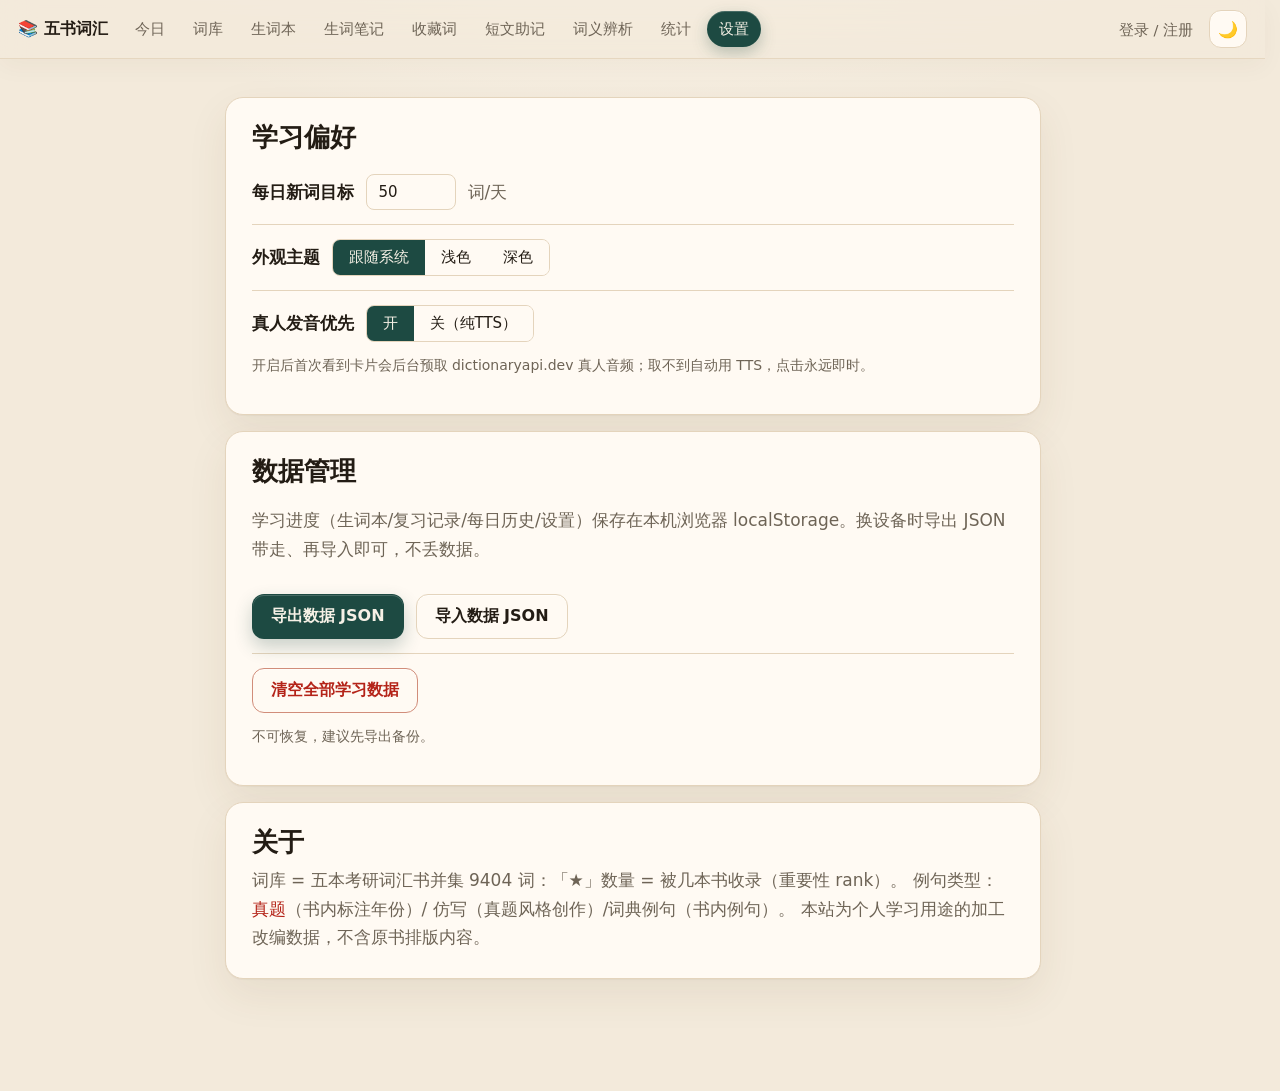
<file: settings.html>
<!DOCTYPE html>
<html lang="zh-CN">
<head>
<meta charset="UTF-8">
<meta name="viewport" content="width=device-width, initial-scale=1">
<title>设置 · 考研五书词汇</title>
<link rel="stylesheet" href="assets/css/base.css?v=19">
<style>
.set-row { display:flex; align-items:center; gap:12px; padding:14px 0; border-bottom:1px solid var(--line); flex-wrap:wrap; }
.set-row:last-child { border-bottom:0; }
.set-row label { font-weight:600; }
.set-row .sub { color:var(--ink-2); font-size:14px; width:100%; margin:0; }
select, input[type=number] { padding:8px 12px; border-radius:8px; border:1px solid var(--line); background:var(--bg-card); color:var(--ink); font-size:15px; }
.seg { display:flex; border:1px solid var(--line); border-radius:8px; overflow:hidden; }
.seg button { padding:8px 16px; border:0; background:var(--bg-card); color:var(--ink); cursor:pointer; font-size:15px; }
.seg button.on { background:var(--accent); color:var(--accent-ink); }
.danger { color:var(--bad); border-color:color-mix(in srgb, var(--bad) 40%, var(--line)); }
</style>
</head>
<body>
<nav class="topnav">
  <a class="brand" href="index.html">📚 五书词汇</a>
  <a class="tab" href="index.html">今日</a>
  <a class="tab" href="browse.html">词库</a>
  <a class="tab" href="wordbook.html">生词本</a>
  <a class="tab" href="notes.html">生词笔记</a>
  <a class="tab" href="favorites.html">收藏词</a>
<a class="tab" href="passages.html">短文助记</a>
  <a class="tab" href="compare.html">词义辨析</a>
  <a class="tab" href="stats.html">统计</a>
  <a class="tab active" href="settings.html">设置</a>
  <span class="spacer"></span><span id="authSlot"></span>
  <button class="iconbtn" id="themeBtn" title="切换深浅色">🌙</button>
</nav>

<main>
  <div class="card">
    <h2 style="margin:0 0 6px">学习偏好</h2>
    <div class="set-row">
      <label for="goal">每日新词目标</label>
      <input type="number" id="goal" min="5" max="200" step="5" style="width:90px">
      <span style="color:var(--ink-2)">词/天</span>
    </div>
    <div class="set-row">
      <label>外观主题</label>
      <div class="seg" id="themeSeg">
        <button data-v="auto">跟随系统</button><button data-v="light">浅色</button><button data-v="dark">深色</button>
      </div>
    </div>
    <div class="set-row">
      <label>真人发音优先</label>
      <div class="seg" id="realSeg">
        <button data-v="1">开</button><button data-v="0">关（纯TTS）</button>
      </div>
      <p class="sub">开启后首次看到卡片会后台预取 dictionaryapi.dev 真人音频；取不到自动用 TTS，点击永远即时。</p>
    </div>
  </div>

  <div class="card">
    <h2 style="margin:0 0 6px">数据管理</h2>
    <p style="color:var(--ink-2)">学习进度（生词本/复习记录/每日历史/设置）保存在本机浏览器 localStorage。换设备时导出 JSON 带走、再导入即可，不丢数据。</p>
    <div class="set-row">
      <button class="btn primary" id="exportBtn">导出数据 JSON</button>
      <button class="btn" id="importBtn">导入数据 JSON</button>
      <input type="file" id="importFile" accept=".json,application/json" hidden>
      <span id="ioMsg" style="color:var(--good)"></span>
    </div>
    <div class="set-row">
      <button class="btn danger" id="wipeBtn">清空全部学习数据</button>
      <p class="sub">不可恢复，建议先导出备份。</p>
    </div>
  </div>

  <div class="card">
    <h2 style="margin:0 0 6px">关于</h2>
    <p style="color:var(--ink-2);margin:4px 0">
      词库 = 五本考研词汇书并集 9404 词：「★」数量 = 被几本书收录（重要性 rank）。
      例句类型：<em style="color:var(--bad);font-style:normal">真题</em>（书内标注年份）/
      <em style="font-style:normal">仿写</em>（真题风格创作）/<em style="font-style:normal">词典例句</em>（书内例句）。
      本站为个人学习用途的加工改编数据，不含原书排版内容。
    </p>
  </div>
</main>

<script type="module">
import { initAuthNav } from './assets/js/auth-nav.js?v=18';
import { startSync, wipeCloud } from './assets/js/sync.js?v=19';


import { initTheme, setTheme, getTheme, toast } from './assets/js/ui.js?v=18';
import { initAudio } from './assets/js/audio.js?v=24';
import * as store from './assets/js/store.js?v=20';

initAuthNav(); startSync();
initTheme(); initAudio();
const $ = id => document.getElementById(id);
$('themeBtn').textContent = getTheme() === 'dark' ? '☀️' : '🌙';
$('themeBtn').onclick = () => {
  const next = getTheme() === 'dark' ? 'light' : 'dark';
  setTheme(next);
  $('themeBtn').textContent = next === 'dark' ? '☀️' : '🌙';
  syncSeg();
};

function segSet(id, v) {
  document.querySelectorAll(`#${id} button`).forEach(b => b.classList.toggle('on', b.dataset.v === String(v)));
}
function syncSeg() {
  segSet('themeSeg', getTheme());
  segSet('realSeg', store.getState().settings.realAudio ? 1 : 0);
}

$('goal').value = store.todayGoal();
$('goal').onchange = () => {
  const v = Math.max(5, Math.min(200, +$('goal').value || 50));
  store.getState().settings.dailyGoal = v;
  store.save();
  toast(`每日目标已设为 ${v} 词`);
};

document.querySelectorAll('#themeSeg button').forEach(b => b.onclick = () => { setTheme(b.dataset.v); $('themeBtn').textContent = getTheme() === 'dark' ? '☀️' : '🌙'; syncSeg(); });
document.querySelectorAll('#realSeg button').forEach(b => b.onclick = () => {
  store.getState().settings.realAudio = b.dataset.v === '1';
  store.save(); syncSeg();
});
syncSeg();

$('exportBtn').onclick = () => {
  const blob = new Blob([store.exportJSON()], { type: 'application/json' });
  const a = document.createElement('a');
  a.href = URL.createObjectURL(blob);
  a.download = `vocab5-backup-${new Date().toISOString().slice(0, 10)}.json`;
  a.click();
  URL.revokeObjectURL(a.href);
  $('ioMsg').textContent = '已导出 ✓';
};

$('importBtn').onclick = () => $('importFile').click();
$('importFile').onchange = async () => {
  const f = $('importFile').files[0];
  if (!f) return;
  try {
    store.importJSON(await f.text(), { whole: true });
    $('ioMsg').textContent = '导入成功 ✓（覆盖式）';
    toast('数据已导入，页面即将刷新');
    setTimeout(() => location.reload(), 900);
  } catch (e) {
    toast('导入失败：' + e.message);
  }
};

$('wipeBtn').onclick = async () => {
  if (!confirm('确定清空全部学习数据？此操作不可恢复（建议先导出）。')) return;
  if (!confirm('再次确认：真的要清空吗？')) return;
  store.wipe();
  toast('已清空，正在删除云端记录…');
  const ok = await wipeCloud();   // 已登录时同步清空云端，防止进度复活
  if (!ok) {
    toast('⚠️ 云端记录删除失败（网络？）。为防止数据被云端恢复，暂不刷新页面，请检查网络后重试');
    return;
  }
  toast('已清空，页面即将刷新');
  setTimeout(() => location.reload(), 900);
};
</script>
</body>
</html>
</file>
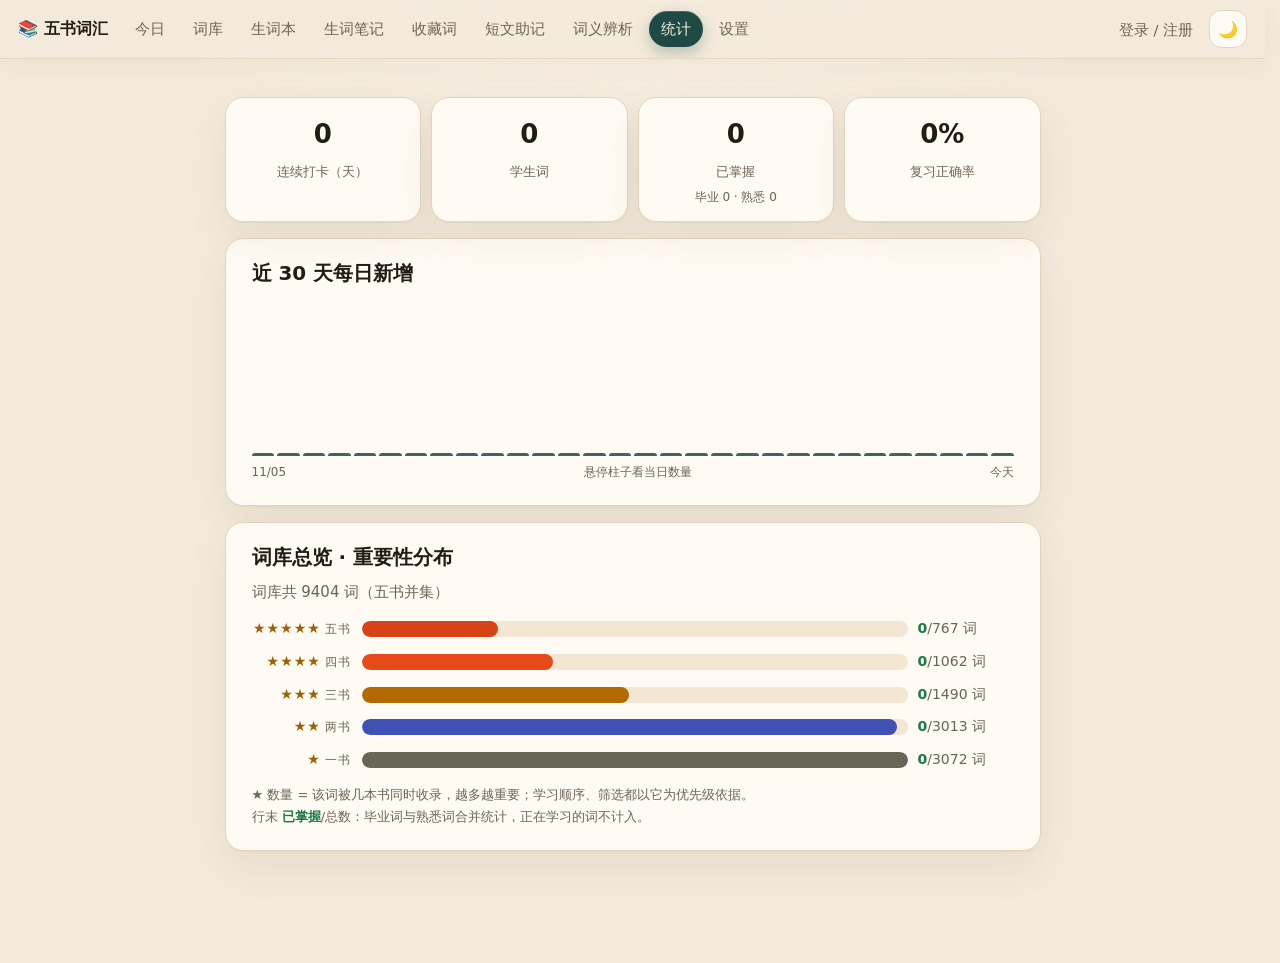
<file: stats.html>
<!DOCTYPE html>
<html lang="zh-CN">
<head>
<meta charset="UTF-8">
<meta name="viewport" content="width=device-width, initial-scale=1">
<title>统计 · 考研五书词汇</title>
<link rel="stylesheet" href="assets/css/base.css?v=19">
<style>
.stat-grid { display:grid; grid-template-columns:repeat(auto-fit,minmax(130px,1fr)); gap:10px; margin:16px 0; }
.stat-grid .card { margin:0; padding:14px; text-align:center; }
.stat-grid b { font-size:26px; display:block; }
.stat-grid span { color:var(--ink-2); font-size:13px; }

/* 近30天柱状图：无浮动标签，数值看悬停提示 */
.bars { display:flex; align-items:flex-end; gap:3px; height:150px; margin:18px 0 6px; }
.bars .bar { flex:1; background:var(--accent); border-radius:3px 3px 0 0; min-height:2px; opacity:.85; cursor:default; }
.bars .bar:hover { opacity:1; }
.axis { display:flex; justify-content:space-between; color:var(--ink-2); font-size:12px; }

/* 词库总览：横向条形行（星级 | 条 | 数量），无绝对定位不叠字 */
.rrow { display:flex; align-items:center; gap:10px; margin:9px 0; }
.rrow .rlabel { width:100px; text-align:right; color:var(--warn); font-size:14px; letter-spacing:1px; white-space:nowrap; }
.rrow .rtrack { flex:1; height:16px; background:var(--bg-inset); border-radius:999px; overflow:hidden; }
.rrow .rtrack i { display:block; height:100%; border-radius:999px; }
.rrow .rcount { width:96px; color:var(--ink-2); font-size:14px; white-space:nowrap; }
.rrow .rcount b { color:var(--good); font-weight:700; }
</style>
</head>
<body>
<nav class="topnav">
  <a class="brand" href="index.html">📚 五书词汇</a>
  <a class="tab" href="index.html">今日</a>
  <a class="tab" href="browse.html">词库</a>
  <a class="tab" href="wordbook.html">生词本</a>
  <a class="tab" href="notes.html">生词笔记</a>
  <a class="tab" href="favorites.html">收藏词</a>
<a class="tab" href="passages.html">短文助记</a>
  <a class="tab" href="compare.html">词义辨析</a>
  <a class="tab active" href="stats.html">统计</a>
  <a class="tab" href="settings.html">设置</a>
  <span class="spacer"></span><span id="authSlot"></span>
  <button class="iconbtn" id="themeBtn" title="切换深浅色">🌙</button>
</nav>

<main>
  <div class="stat-grid">
    <div class="card"><b id="stStreak">0</b><span>连续打卡（天）</span></div>
    <div class="card"><b id="stLearning">0</b><span>学生词</span></div>
    <div class="card"><b id="stMaster">0</b><span>已掌握</span><small id="stMasterDetail" style="color:var(--ink-2);font-size:12px;display:block;margin-top:2px"></small></div>
    <div class="card"><b id="stAcc">0%</b><span>复习正确率</span></div>
  </div>

  <div class="card">
    <h3 style="margin:0 0 2px">近 30 天每日新增</h3>
    <div class="bars" id="dailyBars"></div>
    <div class="axis"><span id="axStart"></span><span>悬停柱子看当日数量</span><span id="axEnd">今天</span></div>
  </div>

  <div class="card">
    <h3 style="margin:0 0 8px">词库总览 · 重要性分布</h3>
    <p id="rankDist" style="color:var(--ink-2);margin:0 0 12px;font-size:15px"></p>
    <div id="rankRows"></div>
    <p style="color:var(--ink-2);font-size:13px;margin:12px 0 0">★ 数量 = 该词被几本书同时收录，越多越重要；学习顺序、筛选都以它为优先级依据。<br>行末 <b style="color:var(--good)">已掌握</b>/总数：毕业词与熟悉词合并统计，正在学习的词不计入。</p>
  </div>
</main>

<script type="module">
import { initAuthNav } from './assets/js/auth-nav.js?v=18';
import { startSync } from './assets/js/sync.js?v=19';


import { initTheme, setTheme, getTheme } from './assets/js/ui.js?v=18';
import { initAudio } from './assets/js/audio.js?v=24';
import * as store from './assets/js/store.js?v=20';
import * as data from './assets/js/data.js?v=24';

initAuthNav(); startSync();
initTheme(); initAudio();
document.getElementById('themeBtn').textContent = getTheme() === 'dark' ? '☀️' : '🌙';
document.getElementById('themeBtn').onclick = () => {
  const next = getTheme() === 'dark' ? 'light' : 'dark';
  setTheme(next);
  document.getElementById('themeBtn').textContent = next === 'dark' ? '☀️' : '🌙';
};
const $ = id => document.getElementById(id);

function esc(s) { return String(s).replace(/[&<>"']/g, c => ({'&':'&amp;','<':'&lt;','>':'&gt;','"':'&quot;',"'":'&#39;'}[c])); }

function render() {
  const s = store.getState();
  $('stStreak').textContent = store.streakDays();
  $('stLearning').textContent = Object.keys(s.words).length;
  const grad = Object.keys(s.graduated).length, fam = Object.keys(s.familiar).length;
  $('stMaster').textContent = grad + fam;   // 已掌握 = 毕业词 + 熟悉词
  $('stMasterDetail').textContent = `毕业 ${grad} · 熟悉 ${fam}`;
  let r = 0, c = 0;
  for (const w of Object.values(s.words)) { r += w.reviews || 0; c += w.correct || 0; }
  $('stAcc').textContent = (r ? Math.round(c / r * 100) : 0) + '%';

  // 近30天：纯柱状，无浮动标签
  const days = [];
  const d = new Date();
  for (let i = 0; i < 30; i++) { days.unshift(store.todayKey(new Date(d))); d.setDate(d.getDate() - 1); }
  const maxV = Math.max(10, ...days.map(k => s.daily[k]?.added || 0));
  let html = '';
  for (const k of days) {
    const a = s.daily[k]?.added || 0;
    const h = Math.max(Math.round(a / maxV * 100), a > 0 ? 6 : 2);
    html += `<div class="bar" style="height:${h}%" title="${esc(k)}：新增 ${a} 词"></div>`;
  }
  $('dailyBars').innerHTML = html;
  $('axStart').textContent = days[0].slice(5).replace('-', '/');

  // rank 分布：横向条形行
  const idx = data.getIndex();
  if (idx) {
    const dist = [0, 0, 0, 0, 0, 0];
    for (const [, m] of Object.entries(idx.map)) dist[m[1]]++;
    // 各星级已掌握数：毕业词 + 熟悉词 合并统计（与顶部"已掌握"口径一致）
    const mast = [0, 0, 0, 0, 0, 0];
    for (const w of Object.keys(s.graduated)) {
      const m = idx.map[w];
      if (m) mast[m[1]]++;
    }
    for (const w of Object.keys(s.familiar)) {
      const m = idx.map[w];
      if (m && !s.graduated[w]) mast[m[1]]++;   // 防两集合重复计数
    }
    const colors = { 5: '#d84315', 4: '#e64a19', 3: '#b26a00', 2: '#3f51b5', 1: '#6b6558' };
    const names = { 5: '五书', 4: '四书', 3: '三书', 2: '两书', 1: '一书' };
    $('rankDist').textContent = `词库共 ${idx.count} 词（五书并集）`;
    const mx = Math.max(...dist.slice(1));
    let rh = '';
    for (let k = 5; k >= 1; k--) {
      rh += `<div class="rrow">
        <span class="rlabel">${'★'.repeat(k)}<small style="color:var(--ink-2)"> ${names[k]}</small></span>
        <div class="rtrack"><i style="width:${Math.round(dist[k] / mx * 100)}%;background:${colors[k]}"></i></div>
        <span class="rcount" title="已掌握 ${mast[k]} / 共 ${dist[k]} 词"><b>${mast[k]}</b>/${dist[k]} 词</span>
      </div>`;
    }
    $('rankRows').innerHTML = rh;
  }
}

(async function init() { await data.loadIndex(); render(); })();
</script>
</body>
</html>
</file>
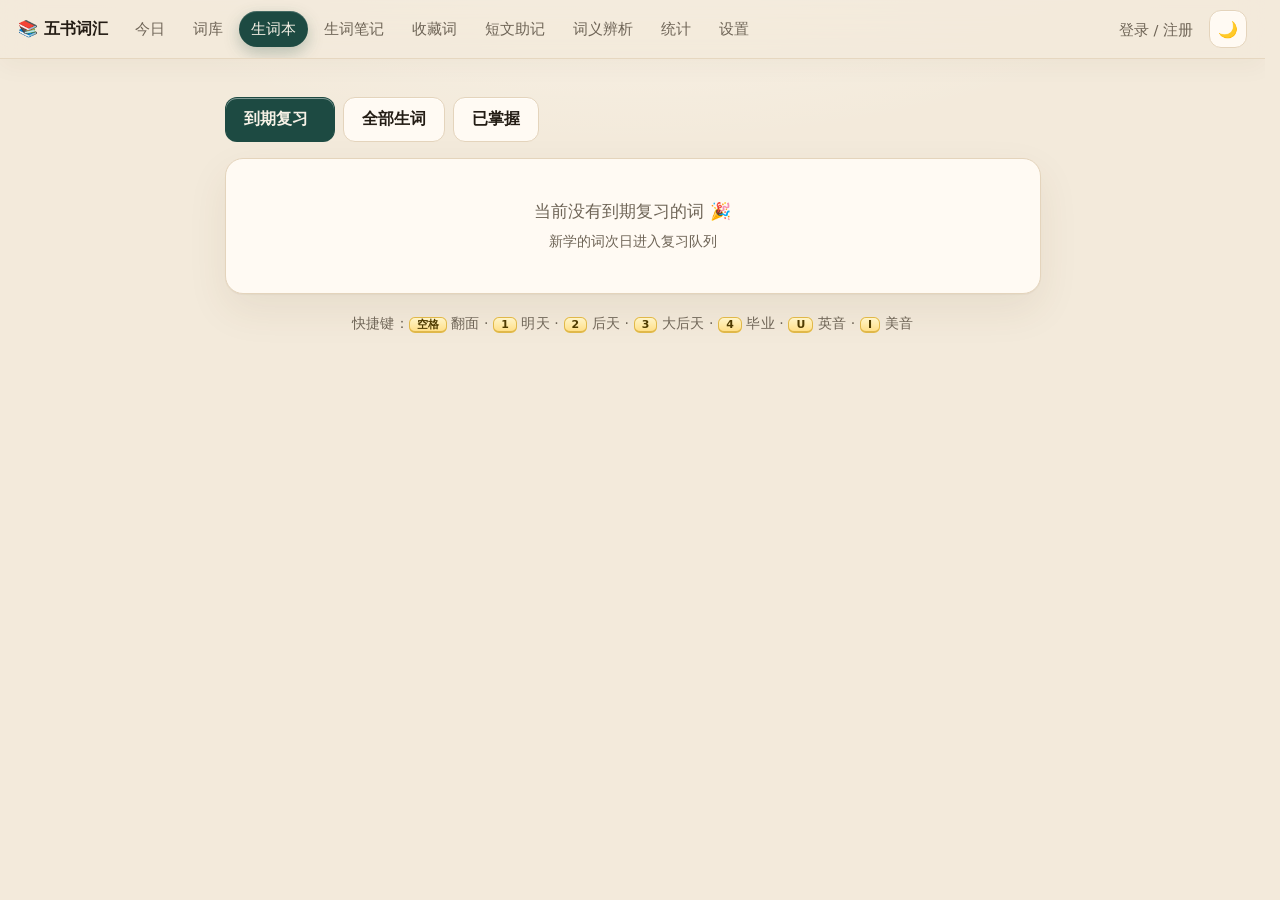
<file: wordbook.html>
<!DOCTYPE html>
<html lang="zh-CN">
<head>
<meta charset="UTF-8">
<meta name="viewport" content="width=device-width, initial-scale=1">
<title>生词本 · 考研五书词汇</title>
<link rel="stylesheet" href="assets/css/base.css?v=19">
<script>
addEventListener('error', function(e){
  var t = document.getElementById('v5err'); if (!t) { t = document.createElement('pre'); t.id = 'v5err';
  t.style.cssText = 'position:fixed;top:0;left:0;right:0;z-index:999;background:#fee;color:#900;font-size:12px;white-space:pre-wrap;margin:0';
  document.body.appendChild(t); }
  t.textContent += '\nERR: ' + e.message + ' @' + (e.filename||'').split('/').pop() + ':' + e.lineno;
});
addEventListener('unhandledrejection', function(e){
  var t = document.getElementById('v5err'); if (!t) { t = document.createElement('pre'); t.id = 'v5err';
  t.style.cssText = 'position:fixed;top:0;left:0;right:0;z-index:999;background:#fee;color:#900;font-size:12px;white-space:pre-wrap;margin:0';
  document.body.appendChild(t); }
  t.textContent += '\nREJ: ' + (e.reason && e.reason.message ? e.reason.message : String(e.reason));
});
</script>
<style>
.tabs { display:flex; gap:8px; margin:16px 0; flex-wrap:wrap; }
.tabs .btn.on { background:var(--accent); color:var(--accent-ink); border-color:transparent; }
.stat-grid { display:grid; grid-template-columns:repeat(auto-fit,minmax(120px,1fr)); gap:10px; margin:12px 0; }
.stat-grid .card { margin:0; padding:12px 14px; text-align:center; }
.stat-grid b { font-size:24px; display:block; }
.stat-grid span { color:var(--ink-2); font-size:13px; }
.rate-btns { display:flex; gap:8px; flex-wrap:wrap; margin-top:16px; }
.wlist { border:1px solid var(--line); border-radius:var(--radius); overflow:hidden; background:var(--bg-card); }
.wrow { display:flex; align-items:center; gap:10px; padding:10px 14px; border-bottom:1px solid var(--line); flex-wrap:wrap; }
.wrow:last-child { border-bottom:0; }
.wrow .w { font-weight:600; font-size:17px; }
.wrow .st { color:var(--ink-2); font-size:13px; margin-left:auto; text-align:right; }
.wrow .due { font-size:13px; color:var(--warn); }
.wrow .due.ok { color:var(--good); }
.wrow.clickable { cursor:pointer; }
.wrow.clickable:hover { background:var(--bg-inset); }
.wrow .hint-arrow { color:var(--ink-2); font-size:13px; }
.detail { padding:8px 18px 16px; background:var(--bg-inset); border-bottom:1px solid var(--line); }
.pager { display:flex; align-items:center; justify-content:center; gap:14px; padding:12px 0 6px; border-bottom:0; }
.pager .btn { padding:6px 18px; font-size:14px; }
.pginfo { color:var(--ink-2); font-size:14px; white-space:nowrap; }
</style>
</head>
<body>
<nav class="topnav">
  <a class="brand" href="index.html">📚 五书词汇</a>
  <a class="tab" href="index.html">今日</a>
  <a class="tab" href="browse.html">词库</a>
  <a class="tab active" href="wordbook.html">生词本</a>
  <a class="tab" href="notes.html">生词笔记</a>
  <a class="tab" href="favorites.html">收藏词</a>
<a class="tab" href="passages.html">短文助记</a>
  <a class="tab" href="compare.html">词义辨析</a>
  <a class="tab" href="stats.html">统计</a>
  <a class="tab" href="settings.html">设置</a>
  <span class="spacer"></span><span id="authSlot"></span>
  <button class="iconbtn" id="themeBtn" title="切换深浅色">🌙</button>
</nav>

<main>
  <div class="tabs">
    <button class="btn on" id="tabReview">到期复习 <span id="dueCount"></span></button>
    <button class="btn" id="tabAll">全部生词</button>
    <button class="btn" id="tabGrad">已掌握</button>
  </div>

  <!-- 到期复习 -->
  <section id="paneReview">
    <div class="card" id="reviewCard">
      <div id="reviewBody"><p style="color:var(--ink-2)">加载中…</p></div>
      <div id="reviewActions" style="display:flex;gap:8px;flex-wrap:wrap;align-items:center;margin-top:14px">
        <button class="btn primary" id="flipBtn2">翻面 <span class="kbd">空格</span></button>
        <button class="btn" id="noteBtn" title="把当前复习的词记入今天的生词笔记">📝 记入今日笔记 <span class="kbd">N</span></button>
        <div class="rate-btns" id="rateBtns" hidden>
          <button class="btn bad" data-q="0">明天 <span class="kbd">1</span></button>
          <button class="btn" data-q="2">后天 <span class="kbd">2</span></button>
          <button class="btn good" data-q="4">大后天 <span class="kbd">3</span></button>
          <button class="btn primary" data-q="5">毕业 <span class="kbd">4</span></button>
        </div>
      </div>
    </div>
    <div class="card" id="reviewEmpty" hidden>
      <p style="text-align:center;color:var(--ink-2);margin:16px 0">当前没有到期复习的词 🎉<br>
      <small>新学的词次日进入复习队列</small></p>
    </div>
  </section>

  <!-- 全部生词 -->
  <section id="paneAll" hidden>
    <div class="stat-grid" id="allStats"></div>
    <div class="wlist" id="allList"></div>
  </section>

  <!-- 已掌握 -->
  <section id="paneGrad" hidden>
    <p style="color:var(--ink-2)">毕业词 = 复习时按 4。可复活重新学。</p>
    <div class="wlist" id="gradList"></div>
  </section>

  <p style="color:var(--ink-2);font-size:14px;text-align:center;margin-top:18px">
    快捷键：<span class="kbd">空格</span> 翻面 · <span class="kbd">1</span> 明天 · <span class="kbd">2</span> 后天 · <span class="kbd">3</span> 大后天 · <span class="kbd">4</span> 毕业 ·
    <span class="kbd">U</span> 英音 · <span class="kbd">I</span> 美音
  </p>
</main>

<script type="module">
import { initAuthNav } from './assets/js/auth-nav.js?v=18';
import { startSync } from './assets/js/sync.js?v=19';


import { initTheme, setTheme, getTheme, toast, cardFront, cardBack, bindAudioButtons, fmtDate, esc } from './assets/js/ui.js?v=18';
import { initAudio, pronounce, prefetchRealAudio } from './assets/js/audio.js?v=24';
import * as store from './assets/js/store.js?v=20';
import { review } from './assets/js/srs.js?v=25';
import * as data from './assets/js/data.js?v=24';

initAuthNav(); startSync();
initTheme(); initAudio();
document.getElementById('themeBtn').textContent = getTheme() === 'dark' ? '☀️' : '🌙';
document.getElementById('themeBtn').onclick = () => {
  const next = getTheme() === 'dark' ? 'light' : 'dark';
  setTheme(next);
  document.getElementById('themeBtn').textContent = next === 'dark' ? '☀️' : '🌙';
};
const $ = id => document.getElementById(id);
let dueWords = [];
let curW = null, curEntry = null, curRec = null, flipped = false;
let pane = 'review';

function showPane(p) {
  pane = p;
  $('paneReview').hidden = p !== 'review';
  $('paneAll').hidden = p !== 'all';
  $('paneGrad').hidden = p !== 'grad';
  for (const [id, key] of [['tabReview','review'],['tabAll','all'],['tabGrad','grad']])
    $(id).classList.toggle('on', key === p);
  if (p === 'all') renderAll();
  if (p === 'grad') renderGrad();
}
$('tabReview').onclick = () => showPane('review');
$('tabAll').onclick = () => showPane('all');
$('tabGrad').onclick = () => showPane('grad');

async function loadDue() {
  try {
    await data.loadIndex();
  } catch (e) {
    $('reviewBody').innerHTML = '<p style="color:var(--bad)">词库数据加载失败（多为网络原因），<button class="btn" id="retryIdx" style="padding:4px 14px;font-size:14px">点此重试</button> 或刷新页面。（生词列表不受影响，可点上方"全部生词"查看）</p>';
    const rb = document.getElementById('retryIdx');
    if (rb) rb.onclick = () => { $('reviewBody').innerHTML = '<p style="color:var(--ink-2)">加载中…</p>'; loadDue(); };
    return;
  }
  dueWords = await data.dueWords(store.getState().words);
  $('dueCount').textContent = dueWords.length ? `(${dueWords.length})` : '';
  $('reviewEmpty').hidden = !!dueWords.length;
  $('reviewCard').hidden = !dueWords.length;
  nextCard();
}

async function nextCard() {
  if (!dueWords.length) {
    curW = null;
    $('reviewCard').hidden = true;      // 清空队列时收起旧卡，切到空态（否则残留最后一词的卡片和按钮）
    $('reviewEmpty').hidden = false;
    $('rateBtns').hidden = true;
    return;
  }
  curW = dueWords[0];
  curRec = store.getState().words[curW];
  curEntry = await data.getEntry(curW);
  flipped = false;
  if (!curEntry) { dueWords.shift(); nextCard(); return; }
  $('reviewBody').innerHTML = cardFront(curEntry, { rank: data.getIndex().map[curW][1] }) + '<div id="backArea2"></div>' +
    `<p style="color:var(--ink-2);font-size:14px;margin:12px 0 0">
      复习 <b>${curRec.reviews||0}</b> 次 · 答对 <b>${curRec.correct||0}</b> · 连对 <b>${curRec.streak||0}</b> ·
      间隔 <b>${curRec.interval||0}</b> 天 · 上次 ${fmtDate(curRec.lastAt)} · 加入 ${fmtDate(curRec.addedAt)}</p>`;
  $('flipBtn2').hidden = false;
  $('rateBtns').hidden = true;
  prefetchRealAudio(curW);
  if (dueWords[1]) prefetchRealAudio(dueWords[1]);   // 下一张卡提前预载，连续 U/I 不空等
}

function flip2() {
  if (!curW || flipped) return;
  flipped = true;
  $('backArea2').innerHTML = cardBack(curEntry);
  $('flipBtn2').hidden = true;
  $('rateBtns').hidden = false;
}

function rate(q) {
  if (!curW || !flipped) return;
  const now = Date.now();
  const newRec = review(curRec, q, now);
  const willGrad = newRec.graduated;
  delete newRec.graduated;
  store.applyReview(curW, newRec);
  if (willGrad) store.graduate(curW, now);
  toast(willGrad ? `「${curW}」毕业！🎉` : q >= 3 ? '很好' : '明日再来');
  dueWords.shift();
  refreshLists();
  nextCard();
}

$('flipBtn2').onclick = flip2;
document.querySelectorAll('#rateBtns [data-q]').forEach(b => b.onclick = () => rate(+b.dataset.q));

/* 记入今日生词笔记：写入 store 状态（永久、按日期累积、随账号云同步） */
function noteToday() {
  if (!curW) return;
  toast(store.addNoteWord(curW) ? `「${curW}」已记入今日生词笔记 📝` : `「${curW}」已在今日生词笔记中`);
}
$('noteBtn').onclick = noteToday;

addEventListener('keydown', e => {
  if (e.repeat || pane !== 'review') return;
  if (e.code === 'Space') { e.preventDefault(); flip2(); }
  else if (e.key === 'n' || e.key === 'N') noteToday();
  else if (e.key === 'u' || e.key === 'U') { if (curW) pronounce(curW, 'uk'); }
  else if (e.key === 'i' || e.key === 'I') { if (curW) pronounce(curW, 'us'); }
  else if (flipped && ['1','2','3','4'].includes(e.key)) rate([0,2,4,5][+e.key-1]);
});

function refreshLists() { if (pane === 'all') renderAll(); if (pane === 'grad') renderGrad(); loadDueCount(); }

async function loadDueCount() {
  const due = await data.dueWords(store.getState().words);
  $('dueCount').textContent = due.length ? `(${due.length})` : '';
}

/* ---- 列表分页 + 行展开（每页 30 词） ---- */
const PAGE_SIZE = 30;
let allPage = 1, gradPage = 1;
let expandedAll = null, expandedGrad = null;

function pagerHTML(page, totalPages, prefix) {
  if (totalPages <= 1) return '';
  return `<div class="pager">
    <button class="btn" data-pg="${prefix}-" ${page <= 1 ? 'disabled' : ''}>‹ 上一页</button>
    <span class="pginfo">第 ${page} / ${totalPages} 页</span>
    <button class="btn" data-pg="${prefix}+" ${page >= totalPages ? 'disabled' : ''}>下一页 ›</button>
  </div>`;
}

function bindPager(containerId, prefix, getPage, setPage, rerender) {
  document.querySelectorAll(`#${containerId} [data-pg]`).forEach(b => {
    b.onclick = () => {
      const p = getPage();
      setPage(b.dataset.pg.endsWith('-') ? Math.max(1, p - 1) : p + 1);
      rerender();
    };
  });
}

async function fillDetail(containerId, w) {
  const el = document.querySelector(`#${containerId} [data-detail]`);
  if (!el) return;
  try {
    const e = await data.getEntry(w);
    if (!e) throw 0;
    const m = data.getIndex().map[w];
    el.innerHTML = cardFront(e, { rank: m ? m[1] : 0 }) + cardBack(e);
    prefetchRealAudio(w);
  } catch (err) {
    el.innerHTML = '<p style="color:var(--ink-2);padding:4px 0">词条数据加载失败，收起再点开可重试</p>';
  }
}

function renderAll() {
  const s = store.getState();
  const words = Object.entries(s.words);
  const totalR = words.reduce((a, [, r]) => a + (r.reviews||0), 0);
  const totalC = words.reduce((a, [, r]) => a + (r.correct||0), 0);
  $('allStats').innerHTML = `
    <div class="card"><b>${words.length}</b><span>生词总数</span></div>
    <div class="card"><b>${Object.keys(s.graduated).length}</b><span>已毕业</span></div>
    <div class="card"><b>${Object.keys(s.familiar).length}</b><span>已标熟悉</span></div>
    <div class="card"><b>${totalR ? Math.round(totalC/totalR*100) : 0}%</b><span>总正确率</span></div>`;
  words.sort((a, b) => (a[1].dueAt||0) - (b[1].dueAt||0));
  const totalPages = Math.max(1, Math.ceil(words.length / PAGE_SIZE));
  if (allPage > totalPages) allPage = totalPages;
  const now = Date.now();
  const pageWords = words.slice((allPage - 1) * PAGE_SIZE, allPage * PAGE_SIZE);
  let html = pageWords.map(([w, r]) => `
    <div class="wrow clickable" data-w="${esc(w)}">
      <span class="w">${esc(w)}</span>
      <span class="st">复习 ${r.reviews||0} · 对 ${r.correct||0} · 连 ${r.streak||0} · 间隔 ${r.interval||0}d</span>
      <span class="due ${(r.dueAt||0) <= now ? '' : 'ok'}">${(r.dueAt||0) <= now ? '到期' : '下次 ' + fmtDate(r.dueAt)}</span>
      <span class="st">加入 ${fmtDate(r.addedAt)}</span>
      <span class="hint-arrow">${expandedAll === w ? '▾' : '▸'}</span>
    </div>` + (expandedAll === w ? `<div class="detail" data-detail="${esc(w)}"><p style="color:var(--ink-2)">加载中…</p></div>` : '')).join('');
  html += pagerHTML(allPage, totalPages, 'all');
  $('allList').innerHTML = html || '<div class="wrow"><span style="color:var(--ink-2)">生词本是空的，去<a href="index.html">今日学习</a>加词吧</span></div>';
  bindPager('allList', 'all', () => allPage, v => { allPage = v; expandedAll = null; }, renderAll);
  document.querySelectorAll('#allList .wrow[data-w]').forEach(row => {
    row.onclick = () => {
      const w = row.dataset.w;
      expandedAll = expandedAll === w ? null : w;
      renderAll();
    };
  });
  if (expandedAll) fillDetail('allList', expandedAll);
}

function renderGrad() {
  const g = store.getState().graduated;
  const entries = Object.entries(g).sort((a, b) => b[1].graduatedAt - a[1].graduatedAt);
  const totalPages = Math.max(1, Math.ceil(entries.length / PAGE_SIZE));
  if (gradPage > totalPages) gradPage = totalPages;
  const pageEntries = entries.slice((gradPage - 1) * PAGE_SIZE, gradPage * PAGE_SIZE);
  let html = pageEntries.map(([w, info]) => `
    <div class="wrow clickable" data-g="${esc(w)}">
      <span class="w">${esc(w)}</span>
      <span class="st">毕业于 ${fmtDate(info.graduatedAt)} · 复活 ${info.reviveCount||0} 次</span>
      <button class="btn" data-revive="${esc(w)}">复活重学</button>
      <span class="hint-arrow">${expandedGrad === w ? '▾' : '▸'}</span>
    </div>` + (expandedGrad === w ? `<div class="detail" data-detail="${esc(w)}"><p style="color:var(--ink-2)">加载中…</p></div>` : '')).join('');
  html += pagerHTML(gradPage, totalPages, 'grad');
  $('gradList').innerHTML = html || '<div class="wrow"><span style="color:var(--ink-2)">还没有毕业词</span></div>';
  bindPager('gradList', 'grad', () => gradPage, v => { gradPage = v; expandedGrad = null; }, renderGrad);
  document.querySelectorAll('#gradList [data-revive]').forEach(b => b.onclick = e => {
    e.stopPropagation();
    store.revive(b.dataset.revive);
    toast(`「${b.dataset.revive}」已复活，重新开始学习`);
    renderGrad();
  });
  document.querySelectorAll('#gradList .wrow[data-g]').forEach(row => {
    row.onclick = () => {
      const w = row.dataset.g;
      expandedGrad = expandedGrad === w ? null : w;
      renderGrad();
    };
  });
  if (expandedGrad) fillDetail('gradList', expandedGrad);
}

bindAudioButtons(document, pronounce);

(async function init() { await loadDue(); })();
</script>
</body>
</html>
</file>
<file: assets/css/base.css>
/* base.css — 护眼米白纸质主题 + 深色模式；栏宽 ≤860px；大字号宽行距 */
:root {
  --bg: #f3eadb;
  --bg-card: #fffaf3;
  --bg-inset: #f3e7d4;
  --ink: #231c14;
  --ink-2: #6e6456;
  --line: #e4d4bc;
  --accent: #1d4a42;
  --accent-ink: #f6f1e6;
  --good: #1c7a46;
  --bad: #b42318;
  --warn: #9a6200;
  --shadow: 0 1px 1px rgba(70, 48, 16, .04), 0 16px 40px rgba(86, 58, 20, .08);
  --radius: 18px;
  --glow: rgba(255, 250, 242, .9);
  color-scheme: light;
}
[data-theme="dark"] {
  --bg: #14110e;
  --bg-card: #221c16;
  --bg-inset: #2c241c;
  --ink: #f6efe4;
  --ink-2: #b5a792;
  --line: #3d342b;
  --accent: #e4c48a;
  --accent-ink: #1c140c;
  --good: #8dca9a;
  --bad: #f0a3a0;
  --warn: #e7c27a;
  --shadow: 0 1px 1px rgba(0, 0, 0, .35), 0 18px 40px rgba(0, 0, 0, .35);
  --glow: rgba(228, 196, 138, .12);
  color-scheme: dark;
}
* { box-sizing: border-box; }
[hidden] { display: none !important; }
html { -webkit-text-size-adjust: 100%; overflow-y: scroll; scrollbar-gutter: stable; }   /* 滚动条轨道常驻：页面高度变化时内容不再左右挤动 */
body {
  margin: 0;
  background-color: var(--bg);
  background-image: radial-gradient(1100px 520px at 50% -180px, var(--glow), transparent 62%);
  background-attachment: fixed;
  color: var(--ink);
  font-family: "Segoe UI", "PingFang SC", "Hiragino Sans GB", "Microsoft YaHei", "WenQuanYi Micro Hei", "Noto Sans CJK SC", system-ui, sans-serif;
  font-size: 17px;
  line-height: 1.7;
  transition: background-color .25s, color .25s;
  text-rendering: optimizeLegibility;
}
button, input, select, textarea { font-family: inherit; }
::selection { background: color-mix(in srgb, var(--accent) 28%, transparent); }
:focus-visible { outline: 2px solid var(--accent); outline-offset: 2px; }
main, .container { max-width: 860px; margin: 0 auto; padding: 22px 22px 96px; }
h1, h2, h3 { line-height: 1.35; font-weight: 700; }
a { color: var(--accent); text-underline-offset: 3px; }
code {
  font-family: ui-monospace, "Noto Sans Mono", "Sarasa Mono SC", monospace;
  font-size: .88em;
  background: var(--bg-inset);
  border-radius: 6px;
  padding: .08em .4em;
}

/* 顶栏导航 */
.topnav {
  position: sticky; top: 0; z-index: 50;
  display: flex; gap: 4px; align-items: center;
  padding: 10px 18px;
  overflow-x: auto; scrollbar-width: none;
  background: color-mix(in srgb, var(--bg) 78%, transparent);
  backdrop-filter: blur(16px) saturate(1.2);
  border-bottom: 1px solid color-mix(in srgb, var(--line) 85%, transparent);
  box-shadow: 0 8px 24px rgba(70, 48, 16, .04);
}
.topnav::-webkit-scrollbar { display: none; }
[data-theme="dark"] .topnav { box-shadow: 0 10px 28px rgba(0, 0, 0, .28); }
.topnav .brand {
  font-weight: 700; margin-right: 10px; text-decoration: none; color: var(--ink);
  letter-spacing: .01em; white-space: nowrap; flex: 0 0 auto;
  font-size: 16px;
}
.topnav a.tab {
  padding: 6px 12px; border-radius: 999px;
  color: var(--ink-2); text-decoration: none; font-size: 14.5px;
  white-space: nowrap; flex: 0 0 auto;
  transition: background .15s, color .15s;
}
.topnav a.tab:hover { background: color-mix(in srgb, var(--ink) 6%, transparent); color: var(--ink); }
.topnav a.tab.active {
  background: var(--accent); color: var(--accent-ink);
  box-shadow: 0 1px 0 rgba(255, 255, 255, .18) inset, 0 6px 16px color-mix(in srgb, var(--accent) 28%, transparent);
}
.topnav .spacer { flex: 1; min-width: 8px; }
.iconbtn {
  display: inline-flex; align-items: center; justify-content: center;
  width: 38px; height: 38px; border-radius: 12px; flex: 0 0 auto;
  border: 1px solid var(--line); background: var(--bg-card); color: var(--ink);
  cursor: pointer; font-size: 16px;
  box-shadow: 0 1px 0 rgba(255, 255, 255, .4) inset;
}
.iconbtn:hover { background: var(--bg-inset); }

/* 卡片 */
.card {
  background: var(--bg-card);
  border: 1px solid var(--line);
  border-radius: var(--radius);
  box-shadow: var(--shadow);
  padding: 22px 26px;
  margin: 16px 0;
}
.headword {
  font-family: "Iowan Old Style", Palatino, "Palatino Linotype", "Noto Serif", Georgia, "Songti SC", serif;
  font-size: clamp(36px, 6vw, 58px);
  font-weight: 500;
  margin: 0;
  letter-spacing: -0.03em;
  line-height: 1.05;
  overflow-wrap: anywhere;
}
.head-row { display: flex; align-items: baseline; gap: 12px; flex-wrap: wrap; }
.rank { font-size: 14px; color: var(--warn); letter-spacing: 2px; }
.rank5 { color: #c2410c; } .rank4 { color: #d35400; } .rank3 { color: var(--warn); }
[data-theme="dark"] .rank5 { color: #ffb08a; }
[data-theme="dark"] .rank4 { color: #ffc48a; }
.phon-row { display: flex; gap: 18px; flex-wrap: wrap; margin: 16px 0 6px; align-items: center; }
.phon { display: inline-flex; align-items: center; gap: 8px; }
.ph-text { color: var(--ink-2); font-family: "Iowan Old Style", Palatino, Georgia, serif; font-size: 18px; }
.btn-audio {
  display: inline-flex; align-items: center; justify-content: center;
  width: 36px; height: 36px; border-radius: 50%;
  border: 1px solid color-mix(in srgb, var(--accent) 28%, var(--line));
  background: color-mix(in srgb, var(--accent) 8%, var(--bg-card));
  color: var(--accent);
  cursor: pointer; transition: transform .1s, background .15s;
}
.btn-audio:hover { background: color-mix(in srgb, var(--accent) 16%, var(--bg-card)); }
.btn-audio:active { transform: scale(.92); }

.senses { margin: 8px 0 4px; padding-left: 1.3em; }
.senses li { margin: 6px 0; padding-left: 2px; }
.senses i {
  color: var(--accent); font-style: normal; font-weight: 700;
  margin-right: 8px; font-size: .86em; letter-spacing: .04em;
}
.tag { font-style: normal; font-size: 12px; color: var(--good); border: 1px solid currentColor; border-radius: 999px; padding: 0 7px; margin-left: 6px; }
.sec { margin-top: 18px; }
.sec h3 {
  display: flex; align-items: center; gap: 10px;
  font-size: 12px; color: var(--ink-2); margin: 0 0 8px; font-weight: 700; letter-spacing: .14em;
}
.sec h3::after { content: ""; flex: 1; height: 1px; background: var(--line); }
.phrases { margin: 0; padding-left: 1.2em; }
.phrases li { margin: 4px 0; }
.usage { background: var(--bg-inset); border-radius: 12px; padding: 12px 14px; margin: 0; }
.ex { list-style: none; margin: 0; padding: 0; }
.ex-item { padding: 12px 0; border-top: 1px dashed var(--line); }
.ex-item:first-child { border-top: 0; padding-top: 2px; }
.ex-en { margin: 0; }
.ex-zh { margin: 2px 0 4px; color: var(--ink-2); }
.ex-real { color: var(--bad); font-style: normal; font-size: 12px; font-weight: 700; letter-spacing: .04em; }
.ex-mock { color: var(--ink-2); font-style: normal; font-size: 12px; }
.ex-dict { color: var(--ink-2); font-style: normal; font-size: 12px; }
.books-row { margin-top: 16px; display: flex; gap: 6px; flex-wrap: wrap; }
.badge {
  font-size: 12px; background: var(--bg-inset); border: 1px solid var(--line);
  color: var(--ink-2); border-radius: 999px; padding: 2px 10px;
}

/* 按钮 */
.btn {
  display: inline-flex; align-items: center; justify-content: center; gap: 8px;
  padding: 11px 18px; border-radius: 12px; border: 1px solid var(--line);
  background: var(--bg-card); color: var(--ink);
  font-size: 16px; font-weight: 600; cursor: pointer;
  transition: filter .15s, transform .05s, background .15s;
  box-shadow: 0 1px 0 rgba(255, 255, 255, .45) inset;
}
.btn:hover { background: var(--bg-inset); }
.btn:active { transform: translateY(1px); }
.btn.primary {
  background: var(--accent); color: var(--accent-ink); border-color: transparent;
  box-shadow: 0 1px 0 rgba(255, 255, 255, .18) inset, 0 8px 18px color-mix(in srgb, var(--accent) 24%, transparent);
}
.btn.primary:hover { filter: brightness(1.08); background: var(--accent); }
.btn.good {
  color: var(--good);
  background: color-mix(in srgb, var(--good) 10%, var(--bg-card));
  border-color: color-mix(in srgb, var(--good) 38%, var(--line));
}
.btn.good:hover { background: color-mix(in srgb, var(--good) 16%, var(--bg-card)); }
.btn.bad {
  color: var(--bad);
  background: color-mix(in srgb, var(--bad) 8%, var(--bg-card));
  border-color: color-mix(in srgb, var(--bad) 36%, var(--line));
}
.btn.bad:hover { background: color-mix(in srgb, var(--bad) 14%, var(--bg-card)); }
.btn.big { padding: 14px 26px; font-size: 17px; }

/* 进度条 */
.progress { height: 8px; background: var(--bg-inset); border-radius: 999px; overflow: hidden; box-shadow: inset 0 1px 2px rgba(70, 48, 16, .08); }
.progress > i {
  display: block; height: 100%;
  background: linear-gradient(90deg, var(--accent), color-mix(in srgb, var(--accent) 55%, #c6a15a));
  border-radius: 999px; transition: width .4s;
}

/* toast */
#v5toast {
  position: fixed; left: 50%; bottom: 28px; transform: translateX(-50%) translateY(12px);
  background: var(--ink); color: var(--bg);
  padding: 12px 18px; border-radius: 999px; font-size: 15px;
  opacity: 0; pointer-events: none; transition: opacity .25s, transform .25s;
  z-index: 99; max-width: 86vw;
  box-shadow: 0 12px 30px rgba(20, 14, 8, .22);
}
#v5toast.show { opacity: 1; transform: translateX(-50%) translateY(0); }

/* 键盘提示：黄底键帽；字体随上下文继承（与按钮/正文同字体同字重） */
.kbd {
  font-family: inherit; font-size: .78em; font-weight: 600; letter-spacing: normal;
  background: linear-gradient(180deg, #fff4c8, #ffe08a);
  color: #4e3b00; border: 1px solid #e0b84a; border-bottom-width: 2px;
  border-radius: 6px; padding: 0 7px; line-height: 1.5;
}
.btn .kbd {
  background: color-mix(in srgb, currentColor 12%, transparent);
  color: inherit;
  border-color: color-mix(in srgb, currentColor 28%, transparent);
  border-bottom-width: 1px;
}

/* 虚拟滚动容器 */
.vlist { position: relative; overflow-y: auto; }
.vlist .spacer { width: 1px; }

/* 列表行（浏览页） */
.wrow {
  display: flex; align-items: center; gap: 10px;
  padding: 10px 14px; border-bottom: 1px solid var(--line);
  cursor: pointer;
}
.wrow .w { font-weight: 600; font-size: 18px; min-width: 0; overflow: hidden; text-overflow: ellipsis; white-space: nowrap; }
.wrow .meta { color: var(--ink-2); font-size: 13px; margin-left: auto; white-space: nowrap; }
.wdetail { padding: 6px 18px 14px; border-bottom: 1px solid var(--line); background: var(--bg-card); }

/* 翻卡 */
.flip-wrap { perspective: 1200px; }
.flip { position: relative; transition: transform .35s; transform-style: preserve-3d; }
.flip.flipped { transform: rotateX(180deg); }
.flip .face { backface-visibility: hidden; }
.flip .face.back { position: absolute; inset: 0; transform: rotateX(180deg); overflow-y: auto; }

/* 今日学习页：用已有 id 拉开层次，不改结构 */
#goalCard {
  padding: 16px 20px 15px;
  background:
    linear-gradient(180deg, color-mix(in srgb, var(--accent) 7%, var(--bg-card)), var(--bg-card) 70%);
}
#goalCard h2 {
  font-size: 13px;
  font-weight: 700;
  letter-spacing: .16em;
  color: var(--ink-2);
}
#dateStr { font-size: 13.5px; letter-spacing: .02em; }
#goalCard > p {
  display: flex;
  align-items: baseline;
  gap: 8px;
  flex-wrap: wrap;
  color: var(--ink-2);
  font-size: 14px;
}
#goalNum {
  color: var(--ink);
  font-size: 32px;
  font-weight: 700;
  letter-spacing: -0.04em;
  font-variant-numeric: tabular-nums;
  line-height: 1;
}
#goalCard .progress { margin-top: 2px; }
#dueHint a { font-weight: 700; }
#celebrate {
  background:
    linear-gradient(135deg, color-mix(in srgb, var(--warn) 22%, var(--bg-card)), color-mix(in srgb, var(--accent) 12%, var(--bg-card))) !important;
  border-color: color-mix(in srgb, var(--warn) 40%, var(--line));
}
#celebrate h2 { letter-spacing: .02em; }
#wordCard { padding: 28px 28px 20px; }
#cardBody > p { margin: 36px 0 20px; text-align: center; }
#emptyCard { padding: 42px 24px; }
#wordCard .card-actions {
  border-top: 1px solid var(--line);
  padding-top: 16px;
}
main > p:has(.kbd) {
  color: var(--ink-2);
  font-size: 13.5px;
  letter-spacing: .01em;
}

@media (max-width: 820px) {
  .topnav { flex-wrap: wrap; overflow-x: visible; row-gap: 8px; padding: 10px 12px 10px; }
  .topnav .brand { margin-right: auto; }
  .topnav .spacer { display: none; }
  #authSlot { order: 1; display: flex; align-items: center; }
  #themeBtn { order: 1; margin-left: 6px; }
  .topnav::after { content: ""; order: 2; flex-basis: 100%; height: 0; }
  .topnav > a.tab {
    order: 3;
    flex: 1 0 calc(25% - 8px);
    text-align: center;
  }
  main, .container { padding: 14px 14px 88px; }
}
@media (max-width: 640px) {
  body { font-size: 16px; }
  .headword { font-size: 40px; }
  .ph-text { font-size: 16px; }
  .card { padding: 18px 16px; }
  #wordCard { padding: 22px 16px 16px; }
  #goalNum { font-size: 28px; }
  #wordCard .card-actions .btn { flex: 1 1 100%; min-height: 48px; }
  .topnav a.tab { padding: 5px 10px; font-size: 13.5px; }
  .topnav .brand { font-size: 15px; }
}
@media (prefers-reduced-motion: reduce) {
  * { transition: none !important; animation: none !important; }
}
</file>
